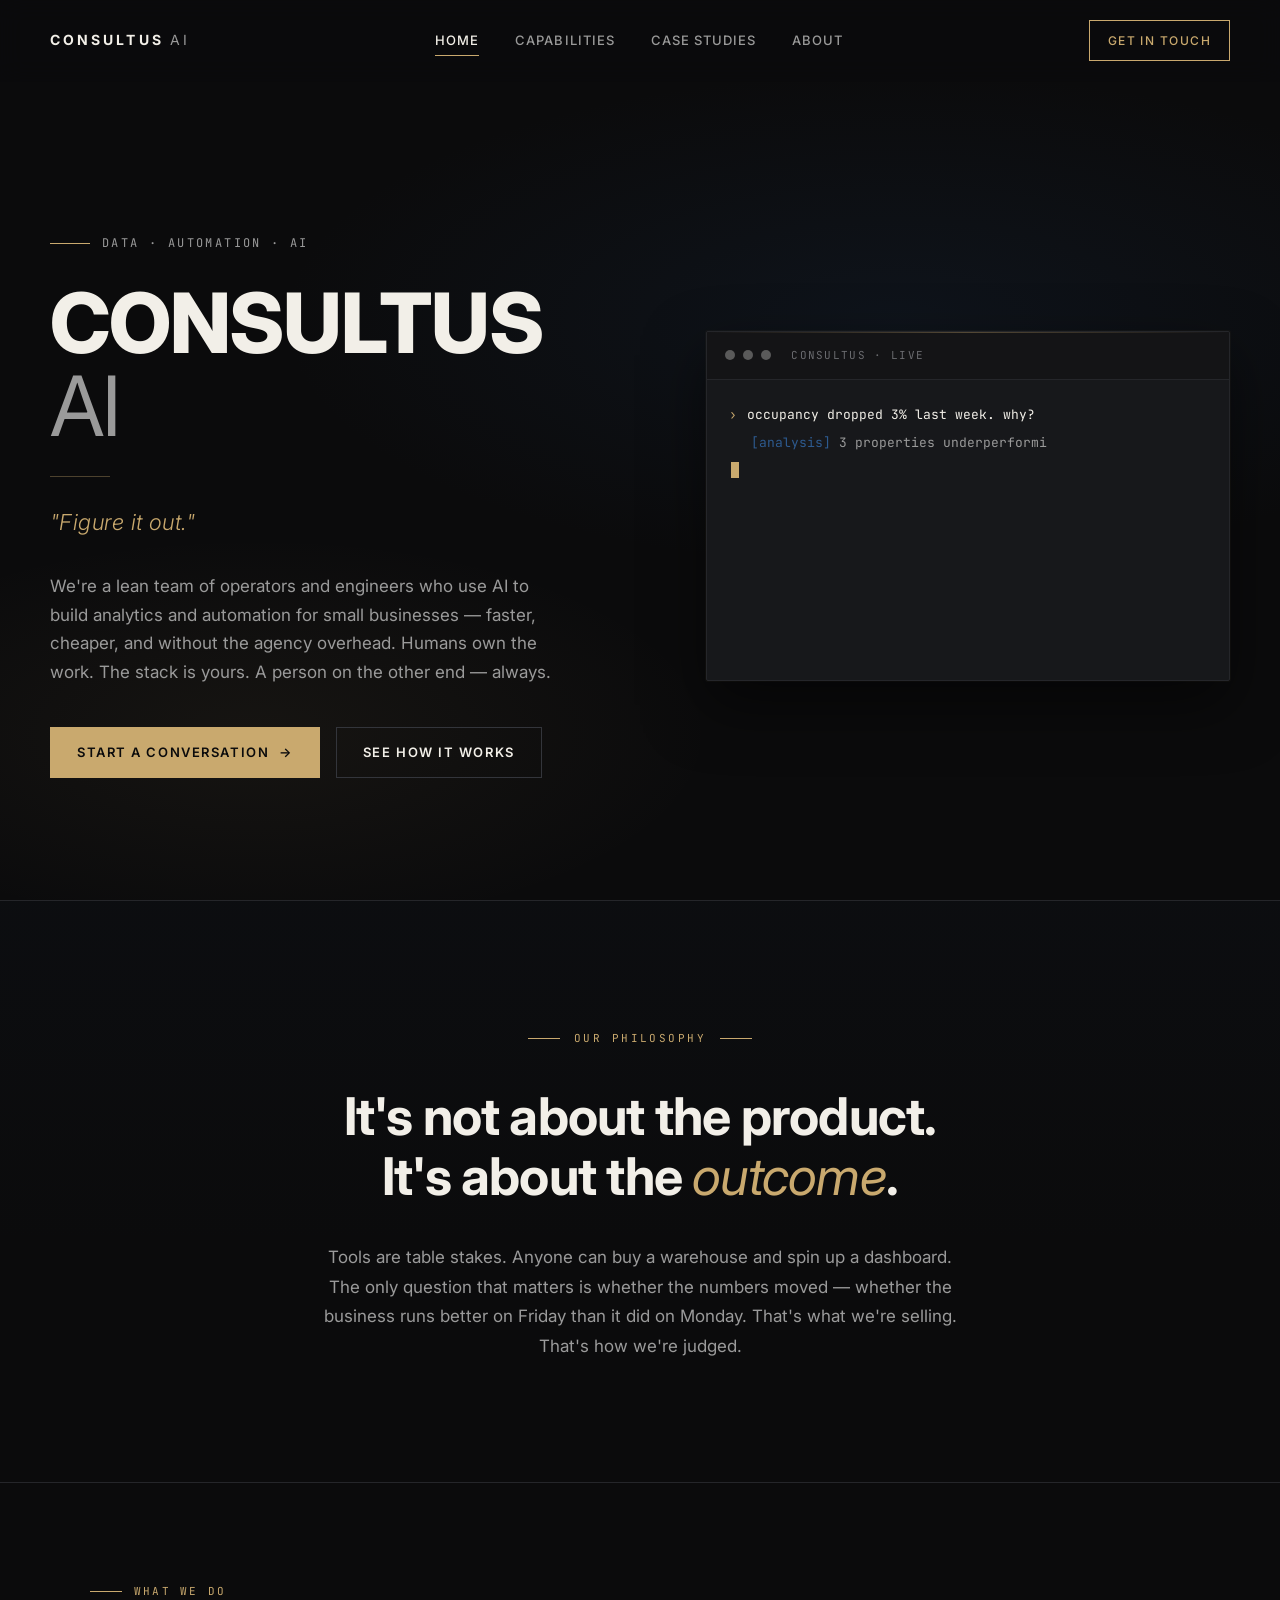
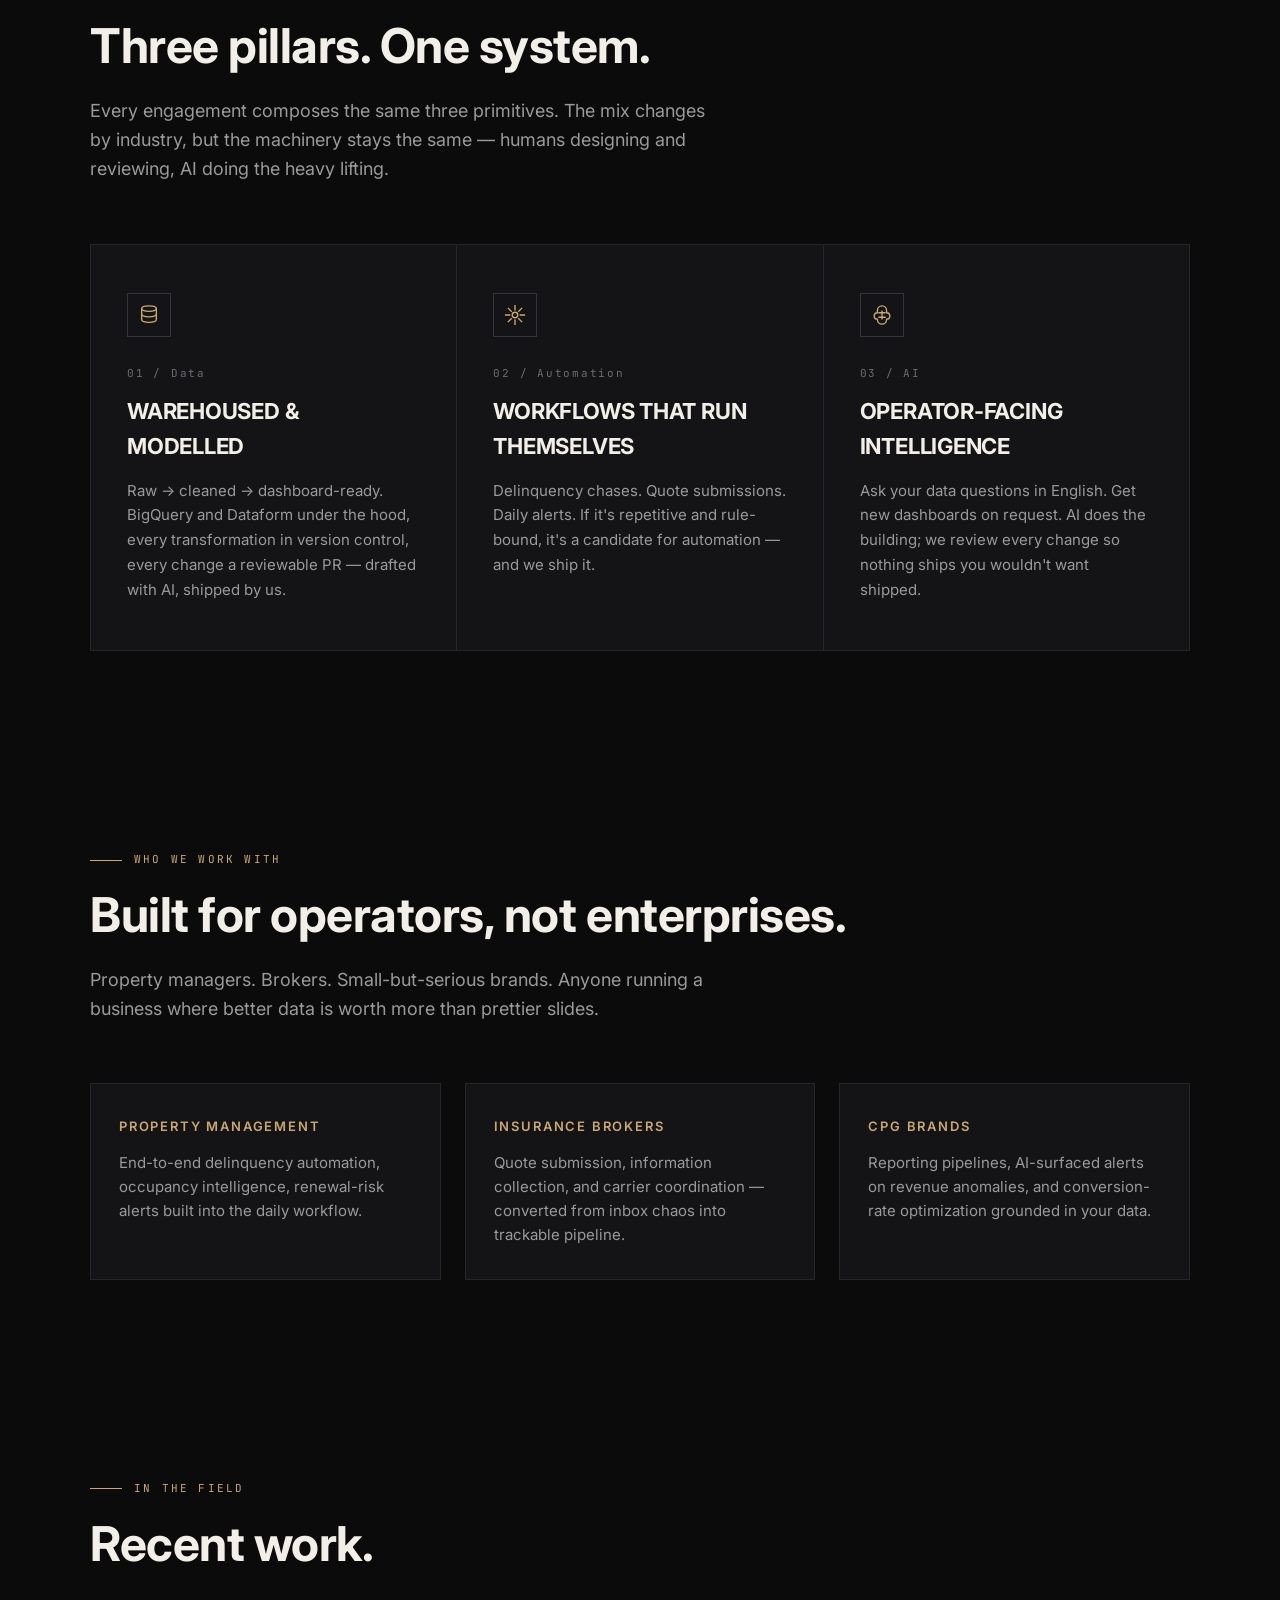
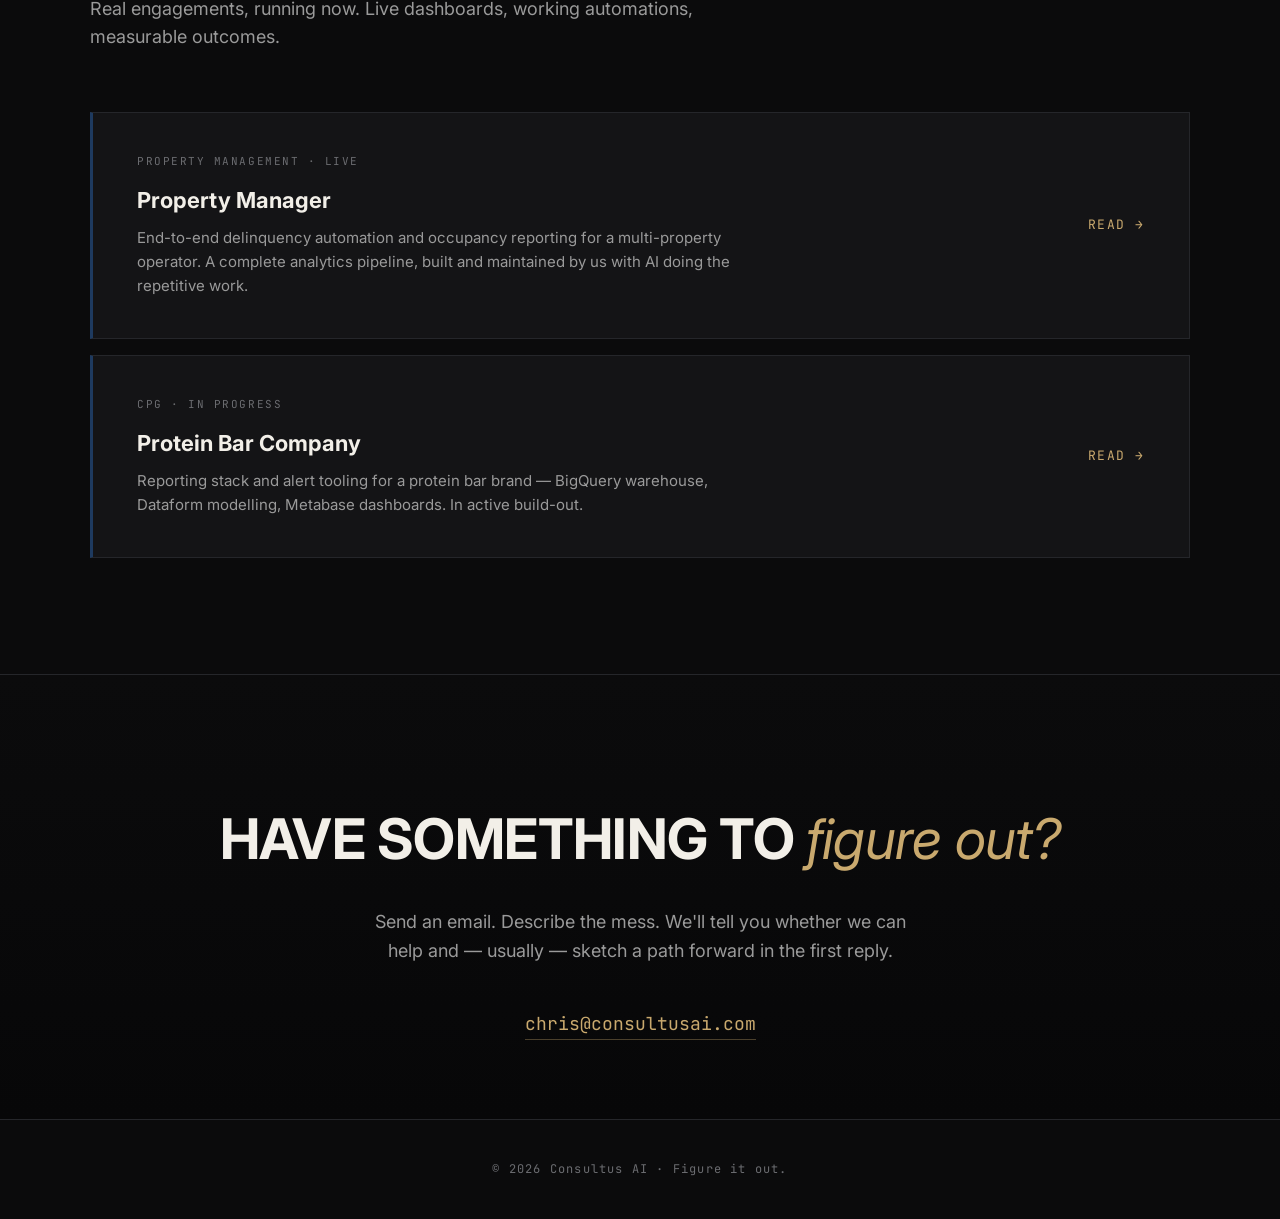
<file: index.html>
<!doctype html>
<html lang="en">
<head>
  <meta charset="utf-8" />
  <meta name="viewport" content="width=device-width,initial-scale=1" />
  <title>Consultus AI — Figure it out.</title>
  <meta name="description" content="Human-led, AI-enabled analytics and automation for operators. Data pipelines, dashboards, and workflows we build, maintain, and explain — with AI as the force multiplier." />
  <meta property="og:title" content="Consultus AI — Figure it out." />
  <meta property="og:description" content="Human-led, AI-enabled analytics and automation for operators." />
  <meta property="og:type" content="website" />
  <link rel="preconnect" href="https://fonts.googleapis.com" />
  <link rel="preconnect" href="https://fonts.gstatic.com" crossorigin />
  <link href="https://fonts.googleapis.com/css2?family=Inter:wght@300;400;500;600;700;800&family=JetBrains+Mono:wght@400;500&display=swap" rel="stylesheet" />
  <link rel="stylesheet" href="styles.css" />
</head>
<body>
  <header class="site-header">
    <nav class="nav">
      <a href="/" class="logo">Consultus<span class="ai">AI</span></a>
      <ul class="nav-links">
        <li><a href="/" class="active">Home</a></li>
        <li><a href="/capabilities.html">Capabilities</a></li>
        <li><a href="/case-studies.html">Case Studies</a></li>
        <li><a href="/about.html">About</a></li>
      </ul>
      <a href="mailto:chris@consultusai.com" class="nav-cta">Get in touch</a>
      <button class="nav-toggle" aria-label="Open menu" aria-expanded="false" aria-controls="mobile-menu">
        <span></span><span></span><span></span>
      </button>
    </nav>
  </header>

  <div class="mobile-menu" id="mobile-menu" aria-hidden="true">
    <a href="/" class="mobile-link active"><span class="hint">01</span>Home</a>
    <a href="/capabilities.html" class="mobile-link"><span class="hint">02</span>Capabilities</a>
    <a href="/case-studies.html" class="mobile-link"><span class="hint">03</span>Case Studies</a>
    <a href="/about.html" class="mobile-link"><span class="hint">04</span>About</a>
    <a href="mailto:chris@consultusai.com" class="mobile-cta">Get in touch →</a>
    <div class="mobile-motto">Figure it out.</div>
  </div>

  <main>
    <section class="hero">
      <div class="hero-bg"></div>
      <div class="hero-inner">
        <div>
          <div class="hero-eyebrow">Data · Automation · AI</div>
          <h1 class="hero-title">Consultus <span class="ai-mark">AI</span></h1>
          <div class="hero-divider"></div>
          <div class="hero-motto">"Figure it out."</div>
          <p class="hero-copy">
            We're a lean team of operators and engineers who use AI to build
            analytics and automation for small businesses — faster, cheaper,
            and without the agency overhead. Humans own the work. The stack
            is yours. A person on the other end — always.
          </p>
          <div class="hero-ctas">
            <a href="mailto:chris@consultusai.com" class="btn btn-primary">
              Start a conversation <span class="btn-arrow">→</span>
            </a>
            <a href="/capabilities.html" class="btn btn-ghost">See how it works</a>
          </div>
        </div>

        <div class="terminal">
          <div class="terminal-header">
            <span class="dot" style="background:#5a5a5a"></span>
            <span class="dot" style="background:#5a5a5a"></span>
            <span class="dot" style="background:#5a5a5a"></span>
            <span class="title">consultus · live</span>
          </div>
          <div class="terminal-body" id="terminal-body"></div>
        </div>
      </div>
    </section>

    <section class="philosophy reveal">
      <div class="philosophy-inner">
        <div class="philosophy-eyebrow">Our philosophy</div>
        <blockquote>
          It's not about the product.<br>
          It's about the <span class="outcome">outcome</span>.
        </blockquote>
        <p>
          Tools are table stakes. Anyone can buy a warehouse and spin up a
          dashboard. The only question that matters is whether the numbers
          moved — whether the business runs better on Friday than it did on
          Monday. That's what we're selling. That's how we're judged.
        </p>
      </div>
    </section>

    <section class="section reveal">
      <div class="section-eyebrow">What we do</div>
      <h2 class="section-title">Three pillars. One system.</h2>
      <p class="section-lead">
        Every engagement composes the same three primitives. The mix changes by
        industry, but the machinery stays the same — humans designing and
        reviewing, AI doing the heavy lifting.
      </p>

      <div class="pillars">
        <div class="pillar">
          <div class="pillar-icon">
            <svg viewBox="0 0 24 24"><ellipse cx="12" cy="5" rx="8" ry="3"/><path d="M4 5v6c0 1.66 3.58 3 8 3s8-1.34 8-3V5"/><path d="M4 11v6c0 1.66 3.58 3 8 3s8-1.34 8-3v-6"/></svg>
          </div>
          <div class="pillar-number">01 / Data</div>
          <h3 class="pillar-title">Warehoused &amp; modelled</h3>
          <p class="pillar-copy">
            Raw → cleaned → dashboard-ready. BigQuery and Dataform under the hood,
            every transformation in version control, every change a reviewable PR
            — drafted with AI, shipped by us.
          </p>
        </div>

        <div class="pillar">
          <div class="pillar-icon">
            <svg viewBox="0 0 24 24"><circle cx="12" cy="12" r="3"/><path d="M12 1v6M12 17v6M4.22 4.22l4.24 4.24M15.54 15.54l4.24 4.24M1 12h6M17 12h6M4.22 19.78l4.24-4.24M15.54 8.46l4.24-4.24"/></svg>
          </div>
          <div class="pillar-number">02 / Automation</div>
          <h3 class="pillar-title">Workflows that run themselves</h3>
          <p class="pillar-copy">
            Delinquency chases. Quote submissions. Daily alerts. If it's repetitive
            and rule-bound, it's a candidate for automation — and we ship it.
          </p>
        </div>

        <div class="pillar">
          <div class="pillar-icon">
            <svg viewBox="0 0 24 24"><path d="M12 2a5 5 0 0 0-5 5v2.5a3.5 3.5 0 0 0 0 7V17a5 5 0 0 0 10 0v-.5a3.5 3.5 0 0 0 0-7V7a5 5 0 0 0-5-5z"/><path d="M12 7v10M8 9.5h8M8 14.5h8"/></svg>
          </div>
          <div class="pillar-number">03 / AI</div>
          <h3 class="pillar-title">Operator-facing intelligence</h3>
          <p class="pillar-copy">
            Ask your data questions in English. Get new dashboards on request.
            AI does the building; we review every change so nothing ships
            you wouldn't want shipped.
          </p>
        </div>
      </div>
    </section>

    <section class="section reveal">
      <div class="section-eyebrow">Who we work with</div>
      <h2 class="section-title">Built for operators, not enterprises.</h2>
      <p class="section-lead">
        Property managers. Brokers. Small-but-serious brands. Anyone running
        a business where better data is worth more than prettier slides.
      </p>

      <div class="industries">
        <div class="industry-card">
          <h4>Property Management</h4>
          <p>End-to-end delinquency automation, occupancy intelligence, renewal-risk alerts built into the daily workflow.</p>
        </div>
        <div class="industry-card">
          <h4>Insurance Brokers</h4>
          <p>Quote submission, information collection, and carrier coordination — converted from inbox chaos into trackable pipeline.</p>
        </div>
        <div class="industry-card">
          <h4>CPG Brands</h4>
          <p>Reporting pipelines, AI-surfaced alerts on revenue anomalies, and conversion-rate optimization grounded in your data.</p>
        </div>
      </div>
    </section>

    <section class="section reveal">
      <div class="section-eyebrow">In the field</div>
      <h2 class="section-title">Recent work.</h2>
      <p class="section-lead">
        Real engagements, running now. Live dashboards, working automations,
        measurable outcomes.
      </p>

      <a href="/case-studies.html#property-manager" class="case-teaser" style="display:grid">
        <div>
          <div class="meta">Property Management · Live</div>
          <h3>Property Manager</h3>
          <p>End-to-end delinquency automation and occupancy reporting for a multi-property operator. A complete analytics pipeline, built and maintained by us with AI doing the repetitive work.</p>
        </div>
        <div class="arrow">READ →</div>
      </a>

      <a href="/case-studies.html#protein-bar-company" class="case-teaser" style="display:grid">
        <div>
          <div class="meta">CPG · In progress</div>
          <h3>Protein Bar Company</h3>
          <p>Reporting stack and alert tooling for a protein bar brand — BigQuery warehouse, Dataform modelling, Metabase dashboards. In active build-out.</p>
        </div>
        <div class="arrow">READ →</div>
      </a>
    </section>
  </main>

  <section class="contact">
    <div class="contact-inner">
      <h2>Have something to <span class="accent">figure out?</span></h2>
      <p>
        Send an email. Describe the mess. We'll tell you whether we can help
        and — usually — sketch a path forward in the first reply.
      </p>
      <a href="mailto:chris@consultusai.com" class="contact-email">chris@consultusai.com</a>
    </div>
  </section>

  <footer>
    © <span id="year"></span> Consultus AI · Figure it out.
  </footer>

  <script>document.getElementById("year").textContent = new Date().getFullYear();</script>
  <script src="script.js"></script>
</body>
</html>
</file>
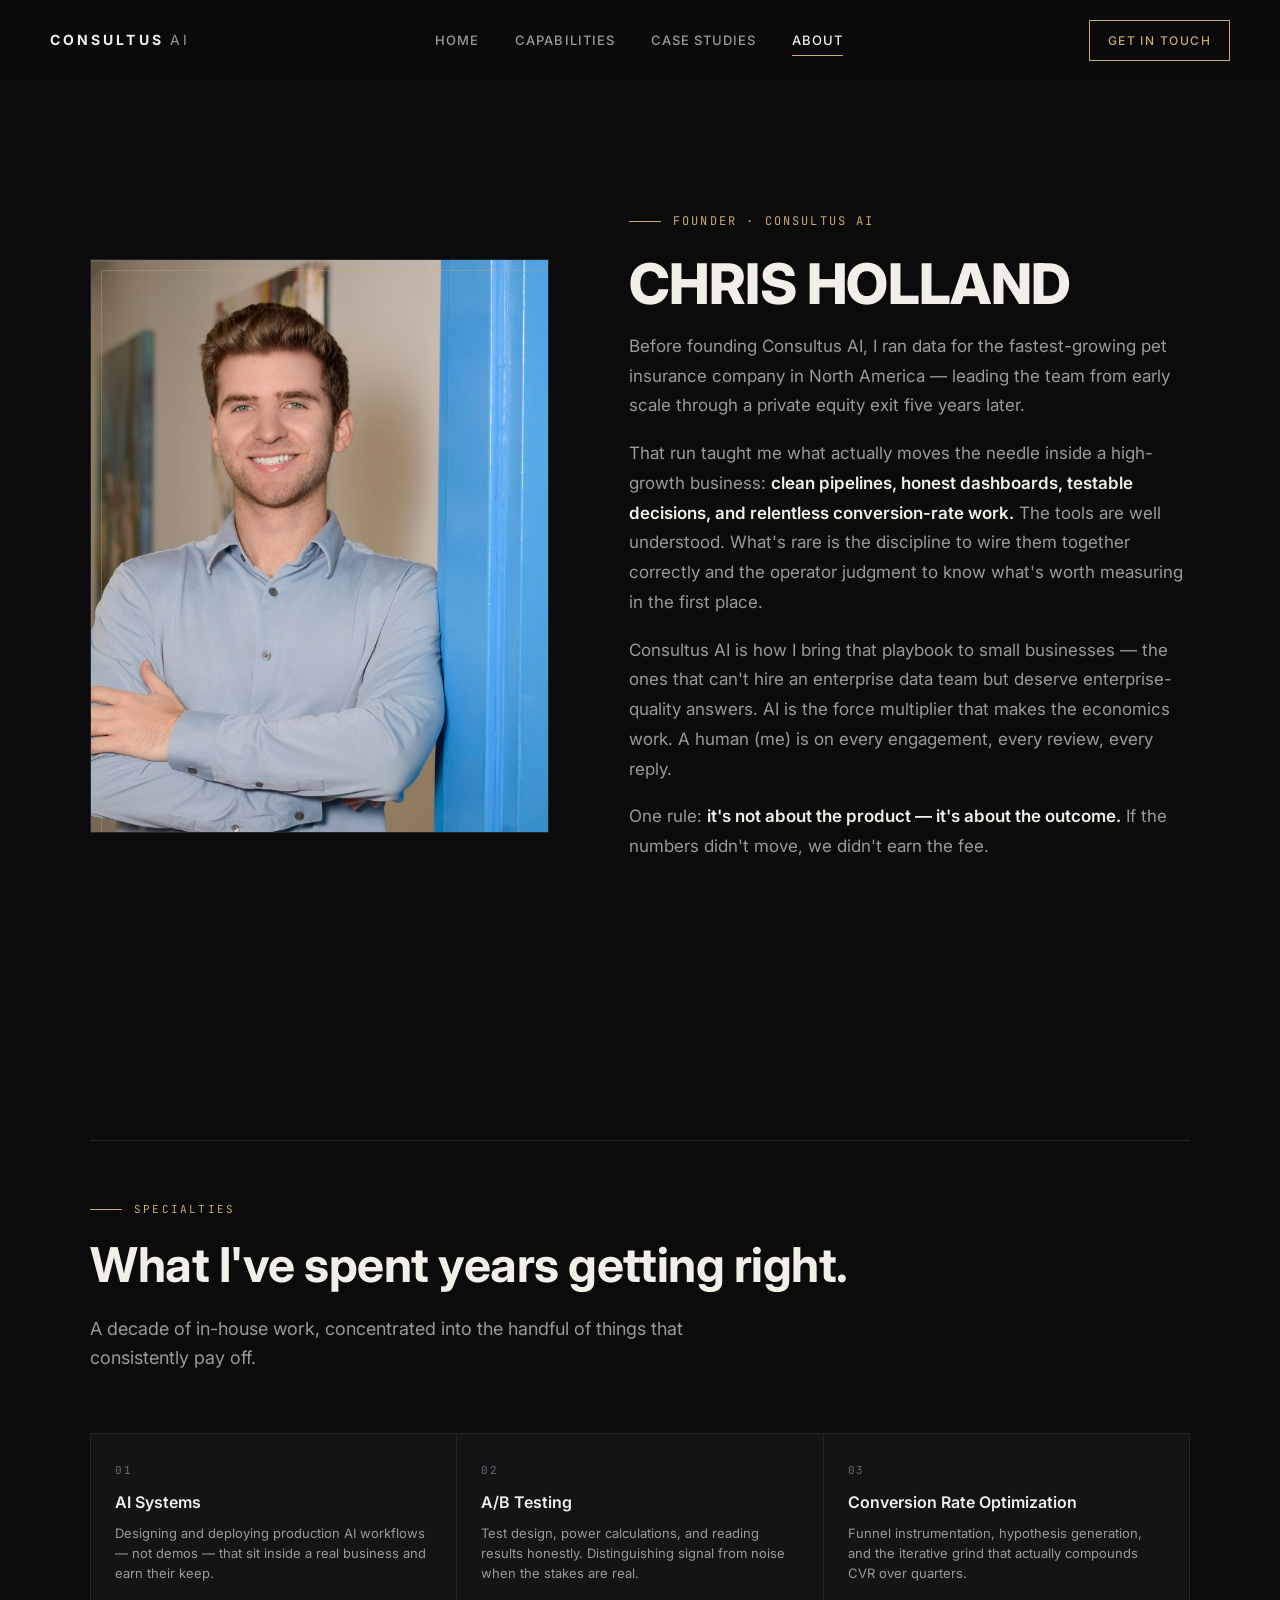
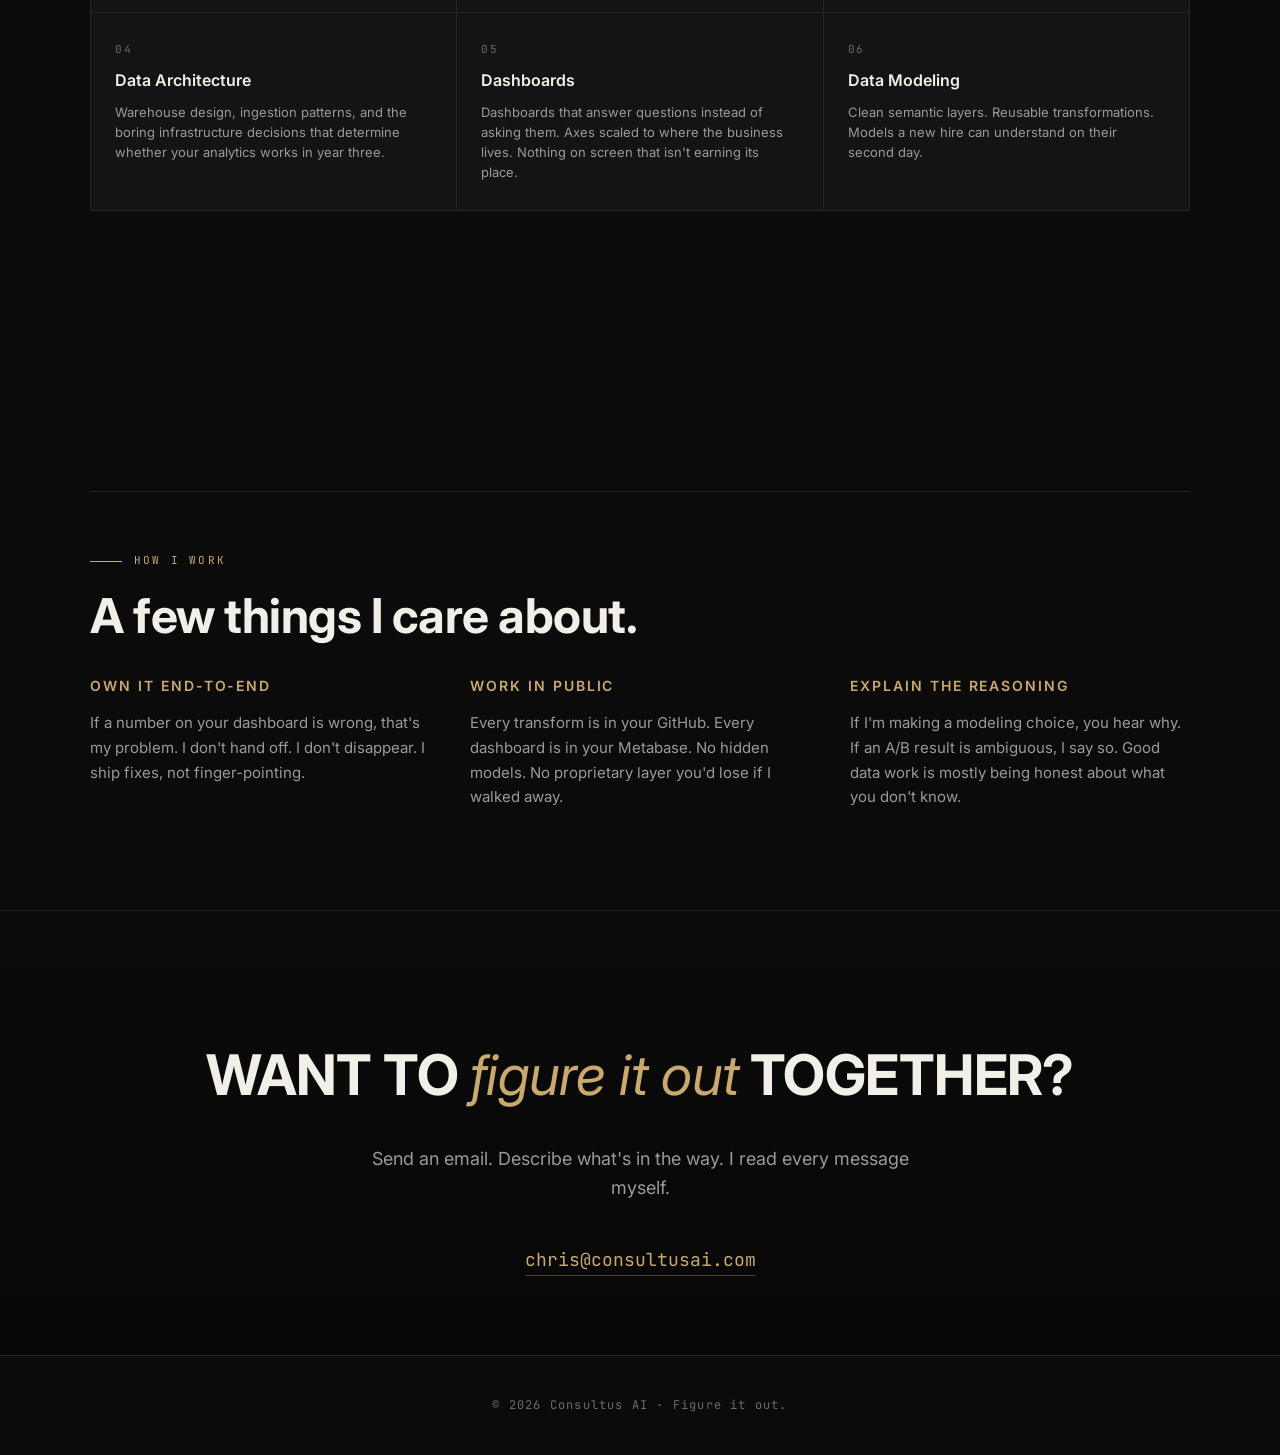
<file: about.html>
<!doctype html>
<html lang="en">
<head>
  <meta charset="utf-8" />
  <meta name="viewport" content="width=device-width,initial-scale=1" />
  <title>About — Consultus AI</title>
  <meta name="description" content="About Consultus AI — founded by Chris Holland, former Head of Data at North America's fastest-growing pet insurance company." />
  <link rel="preconnect" href="https://fonts.googleapis.com" />
  <link rel="preconnect" href="https://fonts.gstatic.com" crossorigin />
  <link href="https://fonts.googleapis.com/css2?family=Inter:wght@300;400;500;600;700;800&family=JetBrains+Mono:wght@400;500&display=swap" rel="stylesheet" />
  <link rel="stylesheet" href="styles.css" />
</head>
<body>
  <header class="site-header">
    <nav class="nav">
      <a href="/" class="logo">Consultus<span class="ai">AI</span></a>
      <ul class="nav-links">
        <li><a href="/">Home</a></li>
        <li><a href="/capabilities.html">Capabilities</a></li>
        <li><a href="/case-studies.html">Case Studies</a></li>
        <li><a href="/about.html" class="active">About</a></li>
      </ul>
      <a href="mailto:chris@consultusai.com" class="nav-cta">Get in touch</a>
      <button class="nav-toggle" aria-label="Open menu" aria-expanded="false" aria-controls="mobile-menu">
        <span></span><span></span><span></span>
      </button>
    </nav>
  </header>

  <div class="mobile-menu" id="mobile-menu" aria-hidden="true">
    <a href="/" class="mobile-link"><span class="hint">01</span>Home</a>
    <a href="/capabilities.html" class="mobile-link"><span class="hint">02</span>Capabilities</a>
    <a href="/case-studies.html" class="mobile-link"><span class="hint">03</span>Case Studies</a>
    <a href="/about.html" class="mobile-link active"><span class="hint">04</span>About</a>
    <a href="mailto:chris@consultusai.com" class="mobile-cta">Get in touch →</a>
    <div class="mobile-motto">Figure it out.</div>
  </div>

  <main>
    <section class="about-hero">
      <div class="about-photo">
        <img src="/images/chris.jpg" alt="Chris Holland, founder of Consultus AI" />
      </div>

      <div class="about-bio">
        <div class="role">Founder · Consultus AI</div>
        <h1>Chris Holland</h1>
        <p>
          Before founding Consultus AI, I ran data for the fastest-growing pet
          insurance company in North America — leading the team from early
          scale through a private equity exit five years later.
        </p>
        <p>
          That run taught me what actually moves the needle inside a
          high-growth business: <strong>clean pipelines, honest dashboards,
          testable decisions, and relentless conversion-rate work.</strong>
          The tools are well understood. What's rare is the discipline to
          wire them together correctly and the operator judgment to know
          what's worth measuring in the first place.
        </p>
        <p>
          Consultus AI is how I bring that playbook to small businesses —
          the ones that can't hire an enterprise data team but deserve
          enterprise-quality answers. AI is the force multiplier that makes
          the economics work. A human (me) is on every engagement, every
          review, every reply.
        </p>
        <p>
          One rule: <strong>it's not about the product — it's about the
          outcome.</strong> If the numbers didn't move, we didn't earn the fee.
        </p>
      </div>
    </section>

    <section class="section reveal">
      <div class="specialties">
        <div class="section-eyebrow">Specialties</div>
        <h2 class="section-title">What I've spent years getting right.</h2>
        <p class="section-lead">
          A decade of in-house work, concentrated into the handful of things
          that consistently pay off.
        </p>

        <div class="specialties-grid">
          <div class="specialty">
            <div class="num">01</div>
            <h4>AI Systems</h4>
            <p>Designing and deploying production AI workflows — not demos — that sit inside a real business and earn their keep.</p>
          </div>
          <div class="specialty">
            <div class="num">02</div>
            <h4>A/B Testing</h4>
            <p>Test design, power calculations, and reading results honestly. Distinguishing signal from noise when the stakes are real.</p>
          </div>
          <div class="specialty">
            <div class="num">03</div>
            <h4>Conversion Rate Optimization</h4>
            <p>Funnel instrumentation, hypothesis generation, and the iterative grind that actually compounds CVR over quarters.</p>
          </div>
          <div class="specialty">
            <div class="num">04</div>
            <h4>Data Architecture</h4>
            <p>Warehouse design, ingestion patterns, and the boring infrastructure decisions that determine whether your analytics works in year three.</p>
          </div>
          <div class="specialty">
            <div class="num">05</div>
            <h4>Dashboards</h4>
            <p>Dashboards that answer questions instead of asking them. Axes scaled to where the business lives. Nothing on screen that isn't earning its place.</p>
          </div>
          <div class="specialty">
            <div class="num">06</div>
            <h4>Data Modeling</h4>
            <p>Clean semantic layers. Reusable transformations. Models a new hire can understand on their second day.</p>
          </div>
        </div>
      </div>
    </section>

    <section class="section reveal">
      <div class="values">
        <div class="section-eyebrow">How I work</div>
        <h2 class="section-title">A few things I care about.</h2>

        <div class="values-grid">
          <div class="value">
            <h4>Own it end-to-end</h4>
            <p>If a number on your dashboard is wrong, that's my problem. I don't hand off. I don't disappear. I ship fixes, not finger-pointing.</p>
          </div>
          <div class="value">
            <h4>Work in public</h4>
            <p>Every transform is in your GitHub. Every dashboard is in your Metabase. No hidden models. No proprietary layer you'd lose if I walked away.</p>
          </div>
          <div class="value">
            <h4>Explain the reasoning</h4>
            <p>If I'm making a modeling choice, you hear why. If an A/B result is ambiguous, I say so. Good data work is mostly being honest about what you don't know.</p>
          </div>
        </div>
      </div>
    </section>
  </main>

  <section class="contact">
    <div class="contact-inner">
      <h2>Want to <span class="accent">figure it out</span> together?</h2>
      <p>Send an email. Describe what's in the way. I read every message myself.</p>
      <a href="mailto:chris@consultusai.com" class="contact-email">chris@consultusai.com</a>
    </div>
  </section>

  <footer>© <span id="year"></span> Consultus AI · Figure it out.</footer>

  <script>document.getElementById("year").textContent = new Date().getFullYear();</script>
  <script src="script.js"></script>
</body>
</html>
</file>
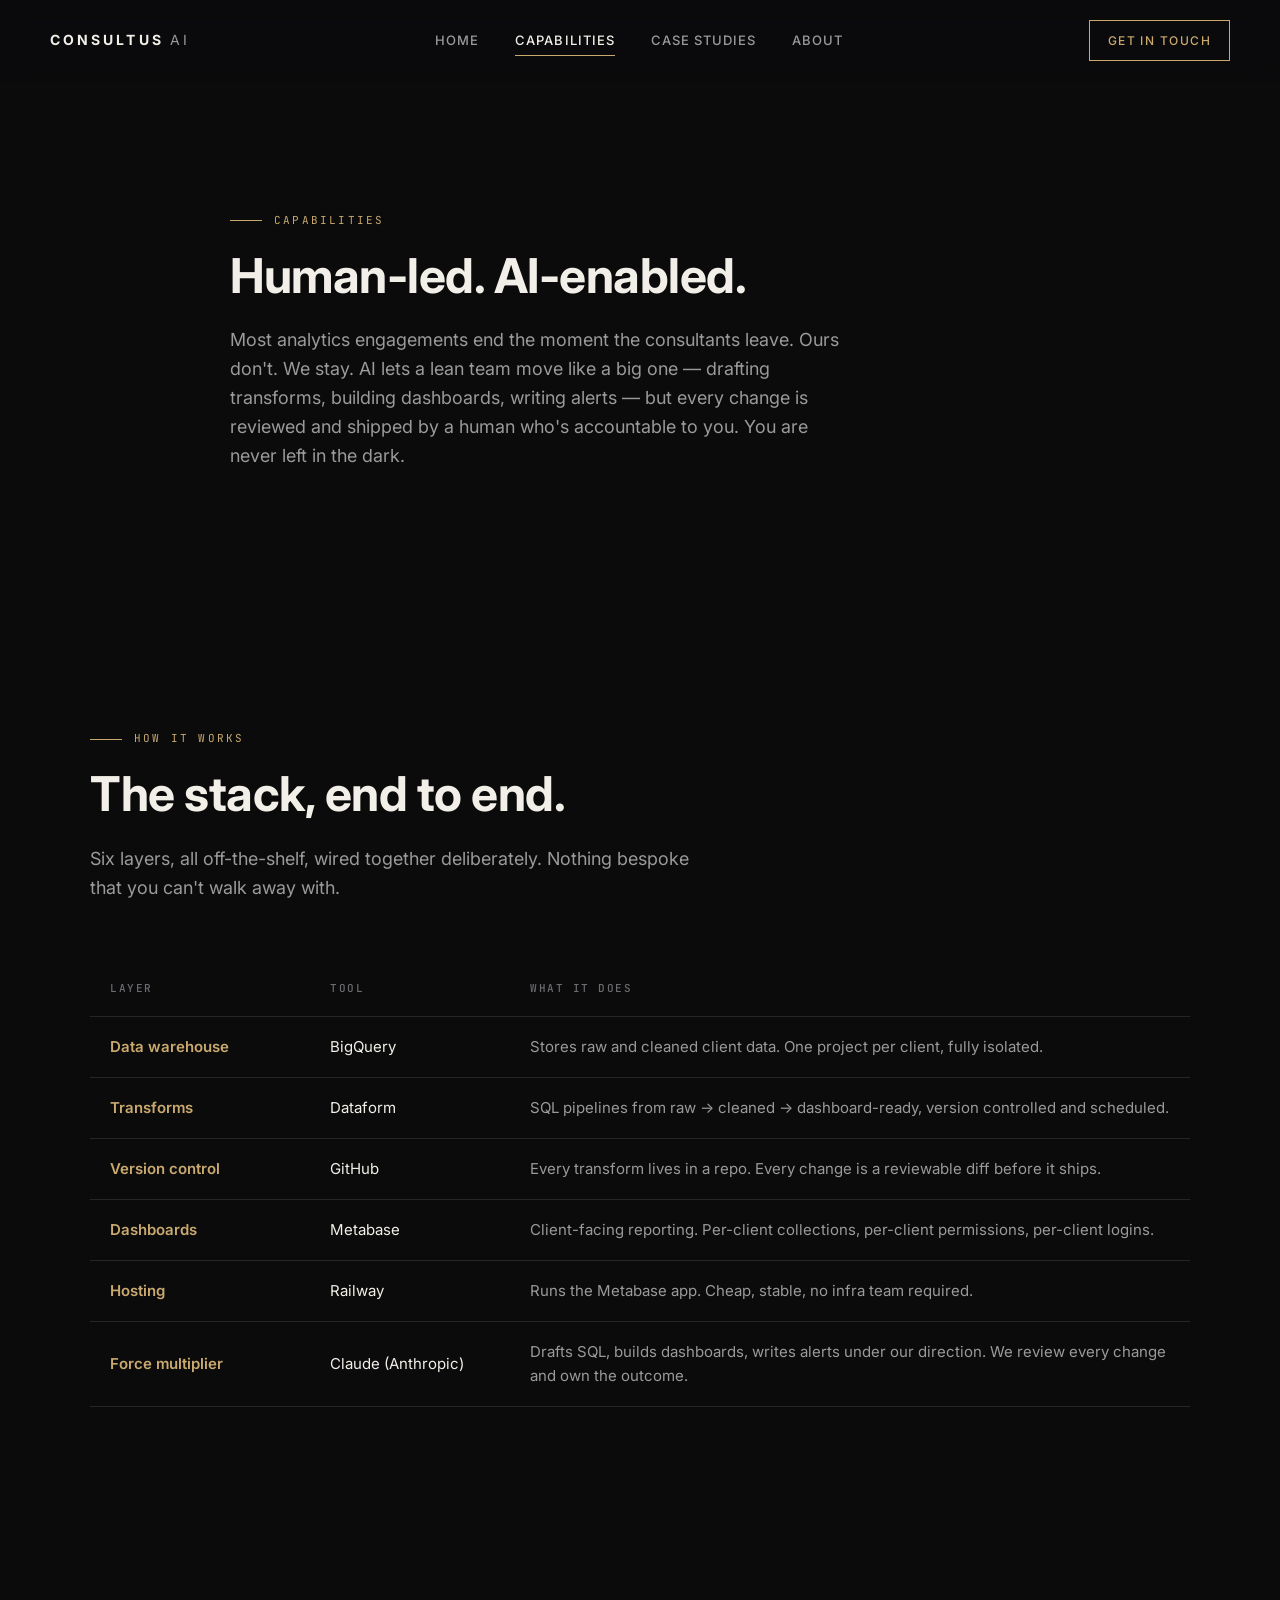
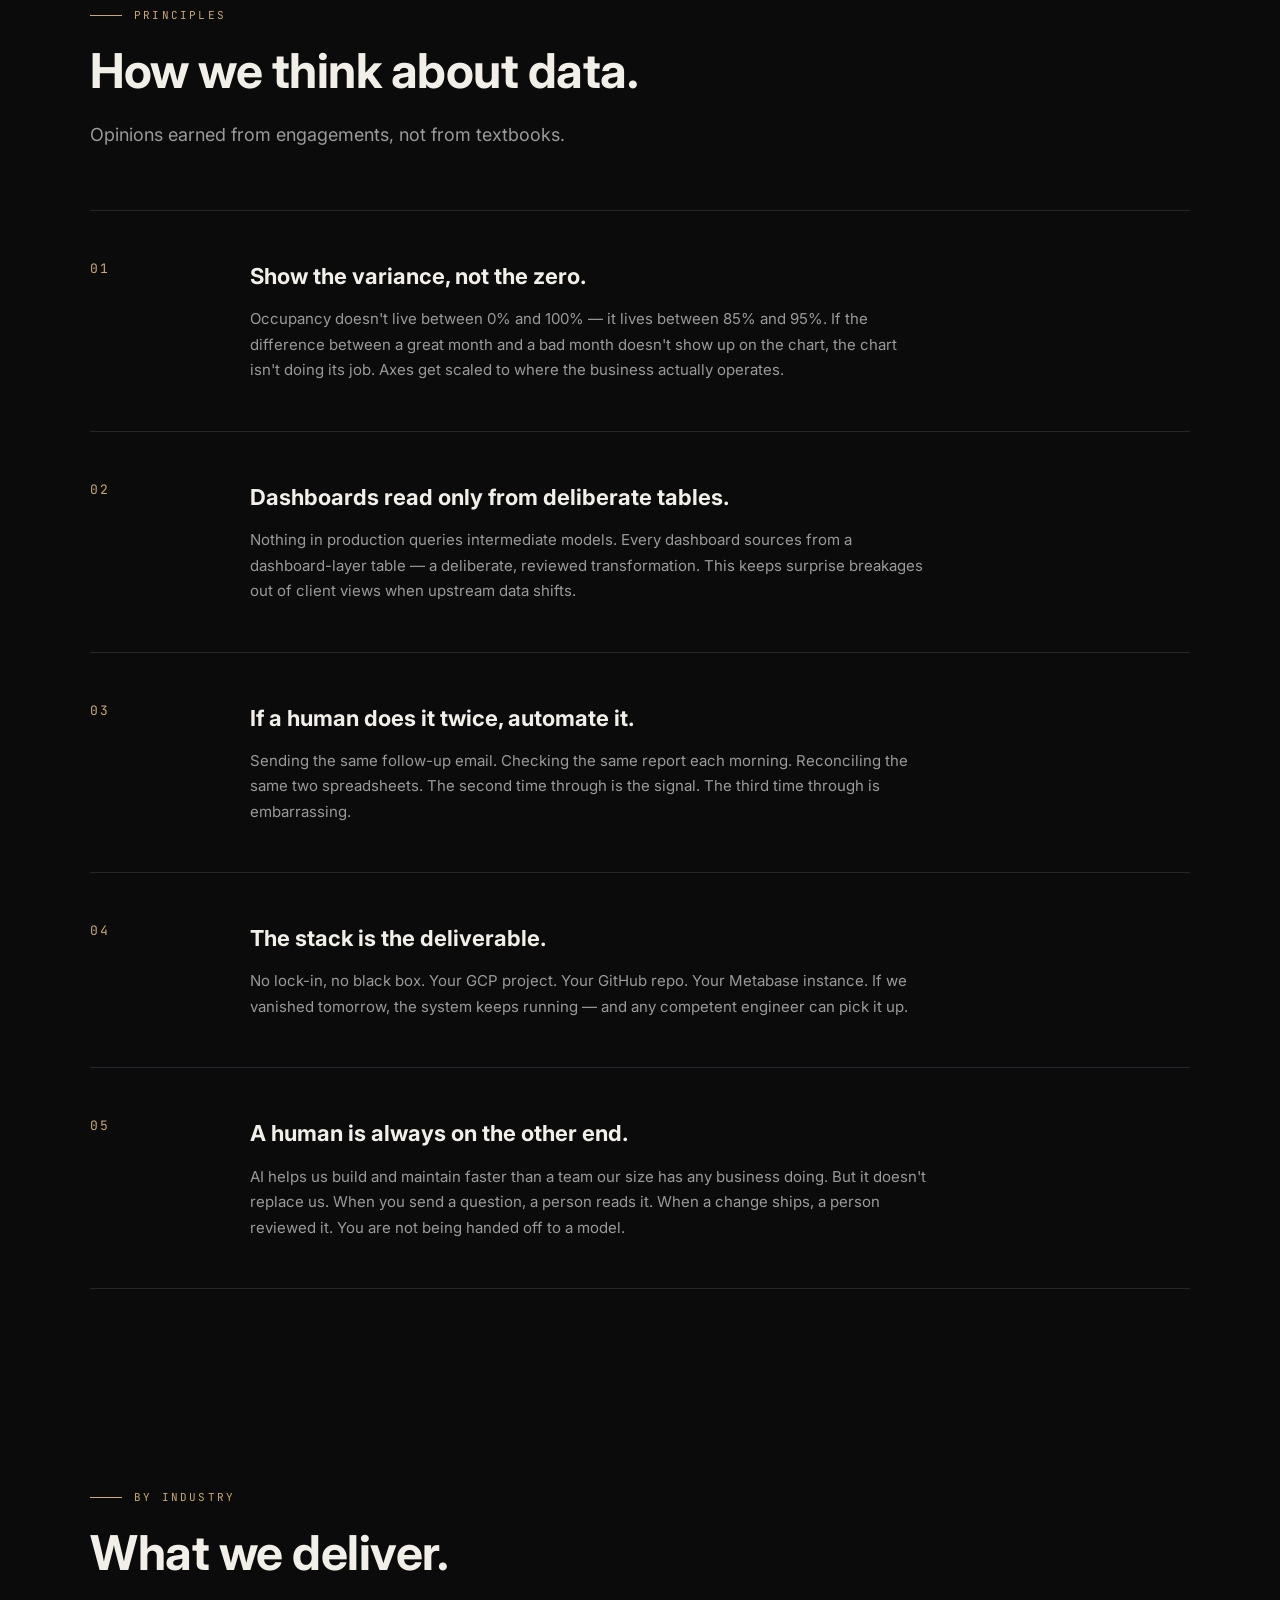
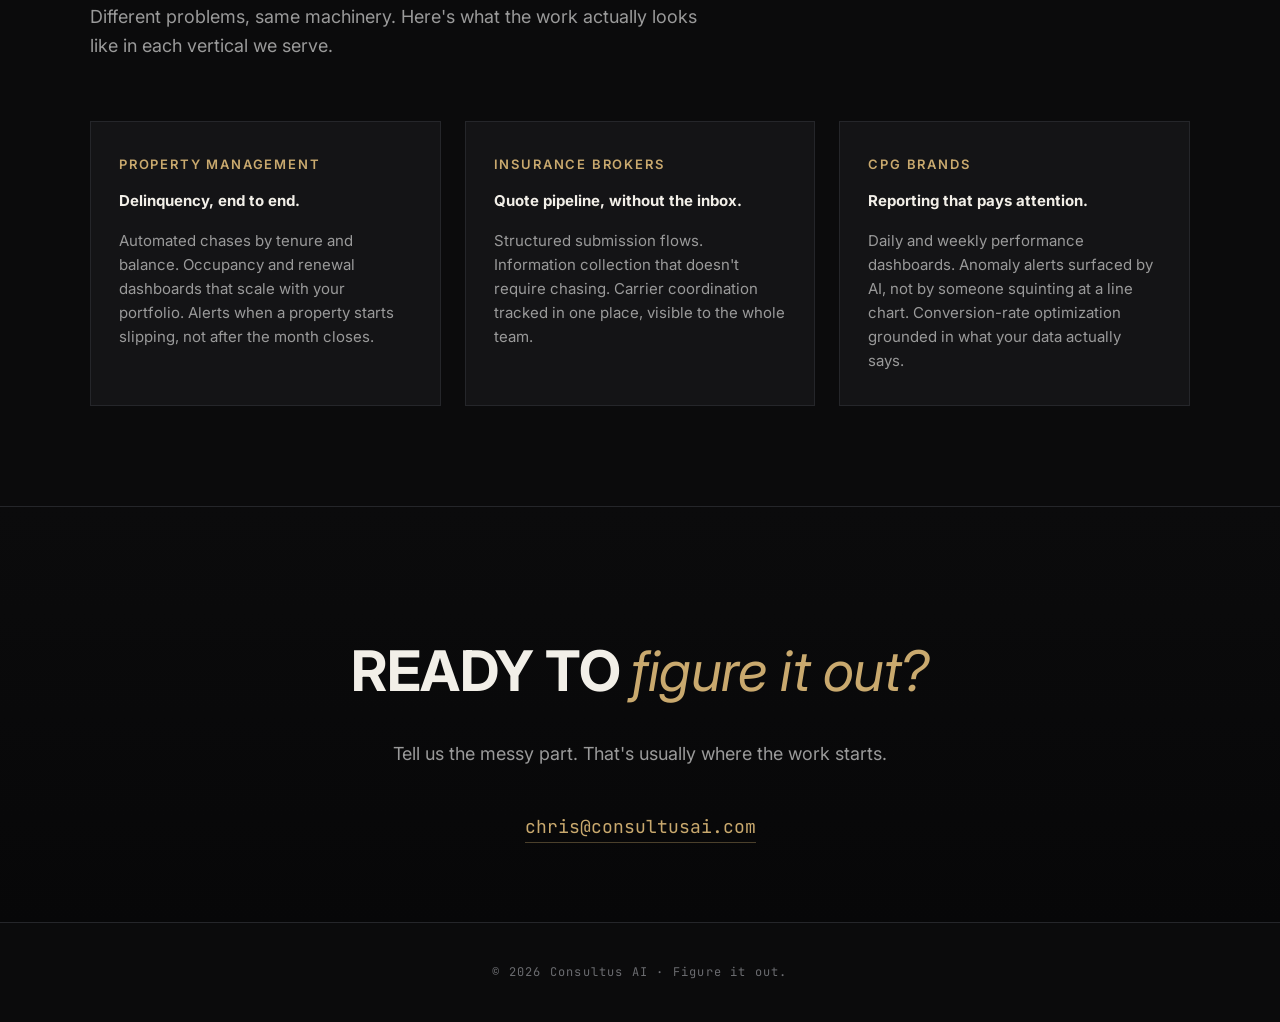
<file: capabilities.html>
<!doctype html>
<html lang="en">
<head>
  <meta charset="utf-8" />
  <meta name="viewport" content="width=device-width,initial-scale=1" />
  <title>Capabilities — Consultus AI</title>
  <meta name="description" content="How Consultus AI builds analytics and automation: BigQuery warehouses, Dataform transforms, Metabase dashboards — human-led engagements with AI doing the heavy lifting." />
  <link rel="preconnect" href="https://fonts.googleapis.com" />
  <link rel="preconnect" href="https://fonts.gstatic.com" crossorigin />
  <link href="https://fonts.googleapis.com/css2?family=Inter:wght@300;400;500;600;700;800&family=JetBrains+Mono:wght@400;500&display=swap" rel="stylesheet" />
  <link rel="stylesheet" href="styles.css" />
</head>
<body>
  <header class="site-header">
    <nav class="nav">
      <a href="/" class="logo">Consultus<span class="ai">AI</span></a>
      <ul class="nav-links">
        <li><a href="/">Home</a></li>
        <li><a href="/capabilities.html" class="active">Capabilities</a></li>
        <li><a href="/case-studies.html">Case Studies</a></li>
        <li><a href="/about.html">About</a></li>
      </ul>
      <a href="mailto:chris@consultusai.com" class="nav-cta">Get in touch</a>
      <button class="nav-toggle" aria-label="Open menu" aria-expanded="false" aria-controls="mobile-menu">
        <span></span><span></span><span></span>
      </button>
    </nav>
  </header>

  <div class="mobile-menu" id="mobile-menu" aria-hidden="true">
    <a href="/" class="mobile-link"><span class="hint">01</span>Home</a>
    <a href="/capabilities.html" class="mobile-link active"><span class="hint">02</span>Capabilities</a>
    <a href="/case-studies.html" class="mobile-link"><span class="hint">03</span>Case Studies</a>
    <a href="/about.html" class="mobile-link"><span class="hint">04</span>About</a>
    <a href="mailto:chris@consultusai.com" class="mobile-cta">Get in touch →</a>
    <div class="mobile-motto">Figure it out.</div>
  </div>

  <main>
    <section class="section section-narrow" style="padding-top:140px">
      <div class="section-eyebrow">Capabilities</div>
      <h1 class="section-title">Human-led. AI-enabled.</h1>
      <p class="section-lead">
        Most analytics engagements end the moment the consultants leave. Ours
        don't. We stay. AI lets a lean team move like a big one — drafting
        transforms, building dashboards, writing alerts — but every change
        is reviewed and shipped by a human who's accountable to you. You
        are never left in the dark.
      </p>
    </section>

    <section class="section reveal">
      <div class="section-eyebrow">How it works</div>
      <h2 class="section-title">The stack, end to end.</h2>
      <p class="section-lead">
        Six layers, all off-the-shelf, wired together deliberately. Nothing
        bespoke that you can't walk away with.
      </p>

      <table class="stack-table">
        <thead>
          <tr><th>Layer</th><th>Tool</th><th>What it does</th></tr>
        </thead>
        <tbody>
          <tr><td>Data warehouse</td><td>BigQuery</td><td>Stores raw and cleaned client data. One project per client, fully isolated.</td></tr>
          <tr><td>Transforms</td><td>Dataform</td><td>SQL pipelines from raw → cleaned → dashboard-ready, version controlled and scheduled.</td></tr>
          <tr><td>Version control</td><td>GitHub</td><td>Every transform lives in a repo. Every change is a reviewable diff before it ships.</td></tr>
          <tr><td>Dashboards</td><td>Metabase</td><td>Client-facing reporting. Per-client collections, per-client permissions, per-client logins.</td></tr>
          <tr><td>Hosting</td><td>Railway</td><td>Runs the Metabase app. Cheap, stable, no infra team required.</td></tr>
          <tr><td>Force multiplier</td><td>Claude (Anthropic)</td><td>Drafts SQL, builds dashboards, writes alerts under our direction. We review every change and own the outcome.</td></tr>
        </tbody>
      </table>
    </section>

    <section class="section reveal">
      <div class="section-eyebrow">Principles</div>
      <h2 class="section-title">How we think about data.</h2>
      <p class="section-lead">
        Opinions earned from engagements, not from textbooks.
      </p>

      <div class="principle">
        <div class="principle-num">01</div>
        <div>
          <h3>Show the variance, not the zero.</h3>
          <p>
            Occupancy doesn't live between 0% and 100% — it lives between 85% and 95%.
            If the difference between a great month and a bad month doesn't show up on
            the chart, the chart isn't doing its job. Axes get scaled to where the
            business actually operates.
          </p>
        </div>
      </div>

      <div class="principle">
        <div class="principle-num">02</div>
        <div>
          <h3>Dashboards read only from deliberate tables.</h3>
          <p>
            Nothing in production queries intermediate models. Every dashboard sources
            from a dashboard-layer table — a deliberate, reviewed transformation.
            This keeps surprise breakages out of client views when upstream data shifts.
          </p>
        </div>
      </div>

      <div class="principle">
        <div class="principle-num">03</div>
        <div>
          <h3>If a human does it twice, automate it.</h3>
          <p>
            Sending the same follow-up email. Checking the same report each morning.
            Reconciling the same two spreadsheets. The second time through is the signal.
            The third time through is embarrassing.
          </p>
        </div>
      </div>

      <div class="principle">
        <div class="principle-num">04</div>
        <div>
          <h3>The stack is the deliverable.</h3>
          <p>
            No lock-in, no black box. Your GCP project. Your GitHub repo. Your Metabase
            instance. If we vanished tomorrow, the system keeps running — and any
            competent engineer can pick it up.
          </p>
        </div>
      </div>

      <div class="principle">
        <div class="principle-num">05</div>
        <div>
          <h3>A human is always on the other end.</h3>
          <p>
            AI helps us build and maintain faster than a team our size has any
            business doing. But it doesn't replace us. When you send a question,
            a person reads it. When a change ships, a person reviewed it. You
            are not being handed off to a model.
          </p>
        </div>
      </div>
    </section>

    <section class="section reveal">
      <div class="section-eyebrow">By industry</div>
      <h2 class="section-title">What we deliver.</h2>
      <p class="section-lead">
        Different problems, same machinery. Here's what the work actually looks like
        in each vertical we serve.
      </p>

      <div class="industries">
        <div class="industry-card">
          <h4>Property Management</h4>
          <p style="margin-bottom:16px"><strong style="color:var(--text)">Delinquency, end to end.</strong></p>
          <p>Automated chases by tenure and balance. Occupancy and renewal dashboards that scale with your portfolio. Alerts when a property starts slipping, not after the month closes.</p>
        </div>
        <div class="industry-card">
          <h4>Insurance Brokers</h4>
          <p style="margin-bottom:16px"><strong style="color:var(--text)">Quote pipeline, without the inbox.</strong></p>
          <p>Structured submission flows. Information collection that doesn't require chasing. Carrier coordination tracked in one place, visible to the whole team.</p>
        </div>
        <div class="industry-card">
          <h4>CPG Brands</h4>
          <p style="margin-bottom:16px"><strong style="color:var(--text)">Reporting that pays attention.</strong></p>
          <p>Daily and weekly performance dashboards. Anomaly alerts surfaced by AI, not by someone squinting at a line chart. Conversion-rate optimization grounded in what your data actually says.</p>
        </div>
      </div>
    </section>
  </main>

  <section class="contact">
    <div class="contact-inner">
      <h2>Ready to <span class="accent">figure it out?</span></h2>
      <p>Tell us the messy part. That's usually where the work starts.</p>
      <a href="mailto:chris@consultusai.com" class="contact-email">chris@consultusai.com</a>
    </div>
  </section>

  <footer>© <span id="year"></span> Consultus AI · Figure it out.</footer>

  <script>document.getElementById("year").textContent = new Date().getFullYear();</script>
  <script src="script.js"></script>
</body>
</html>
</file>
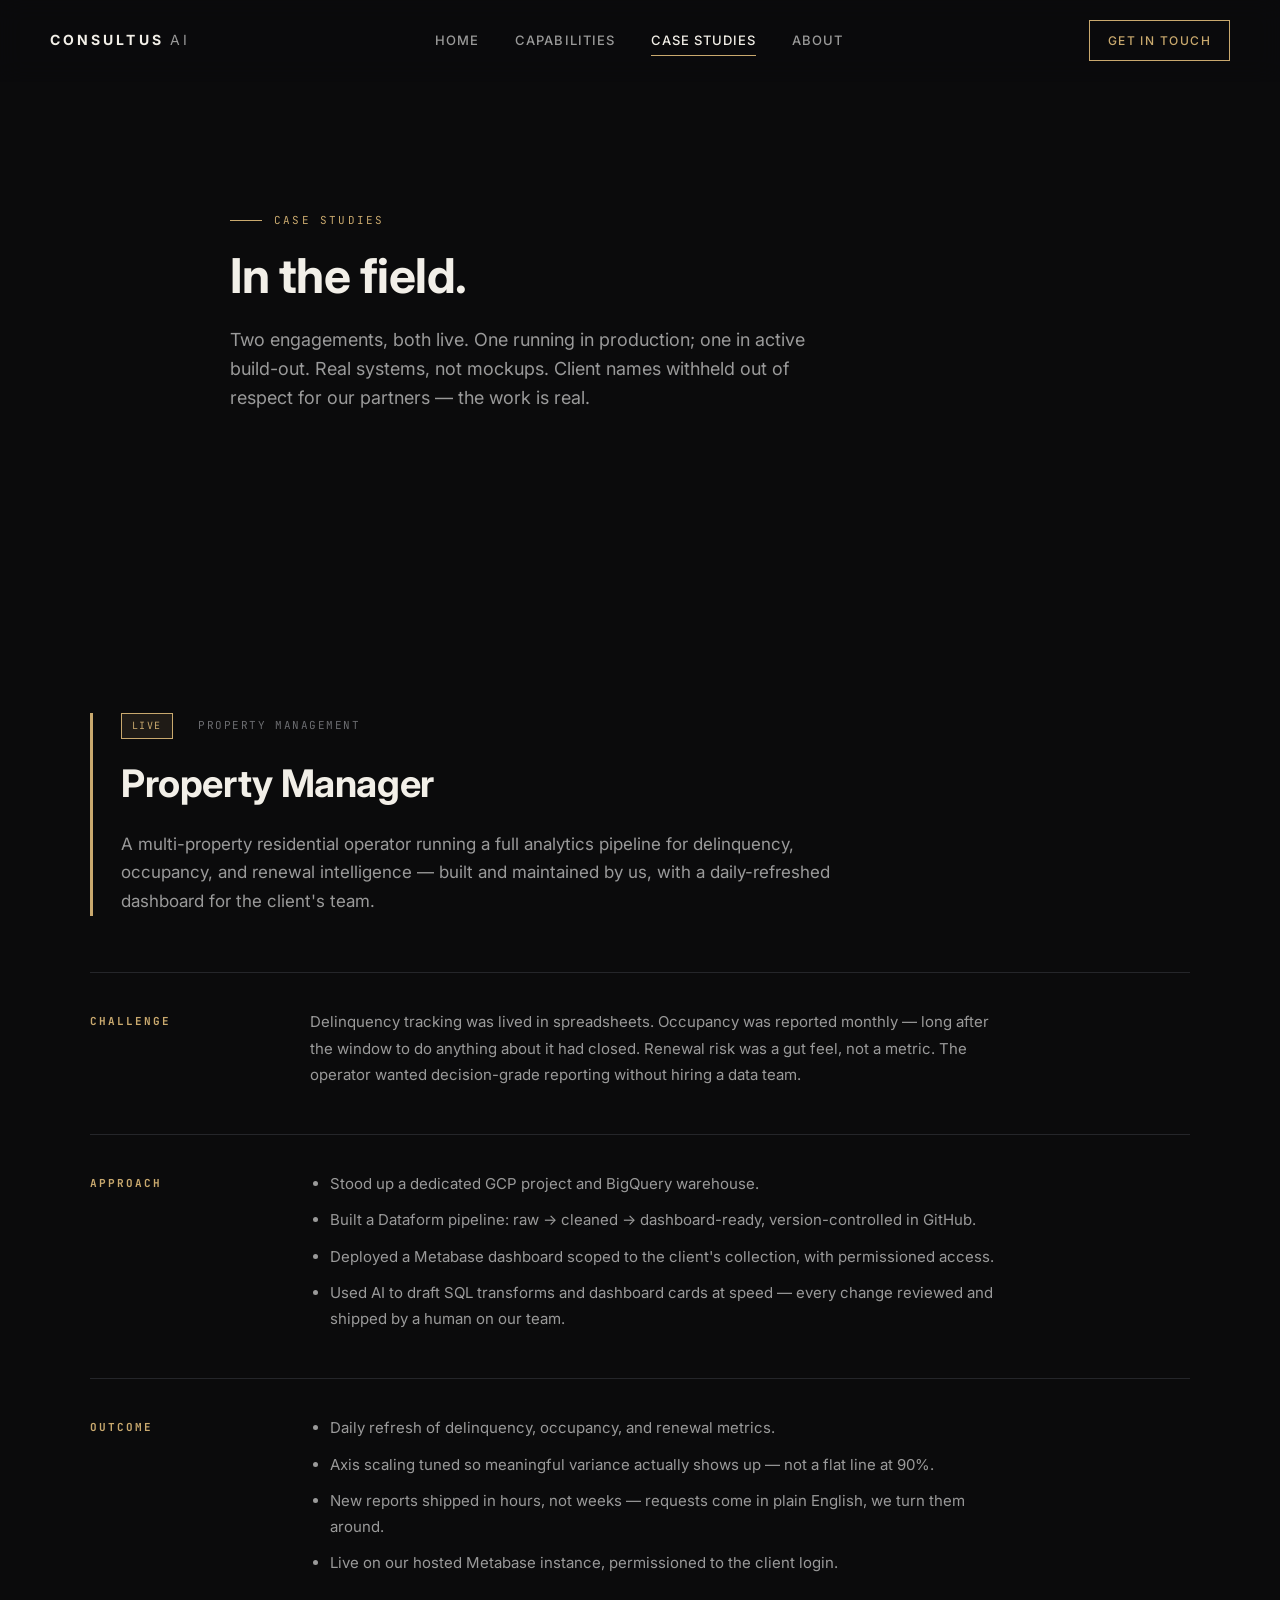
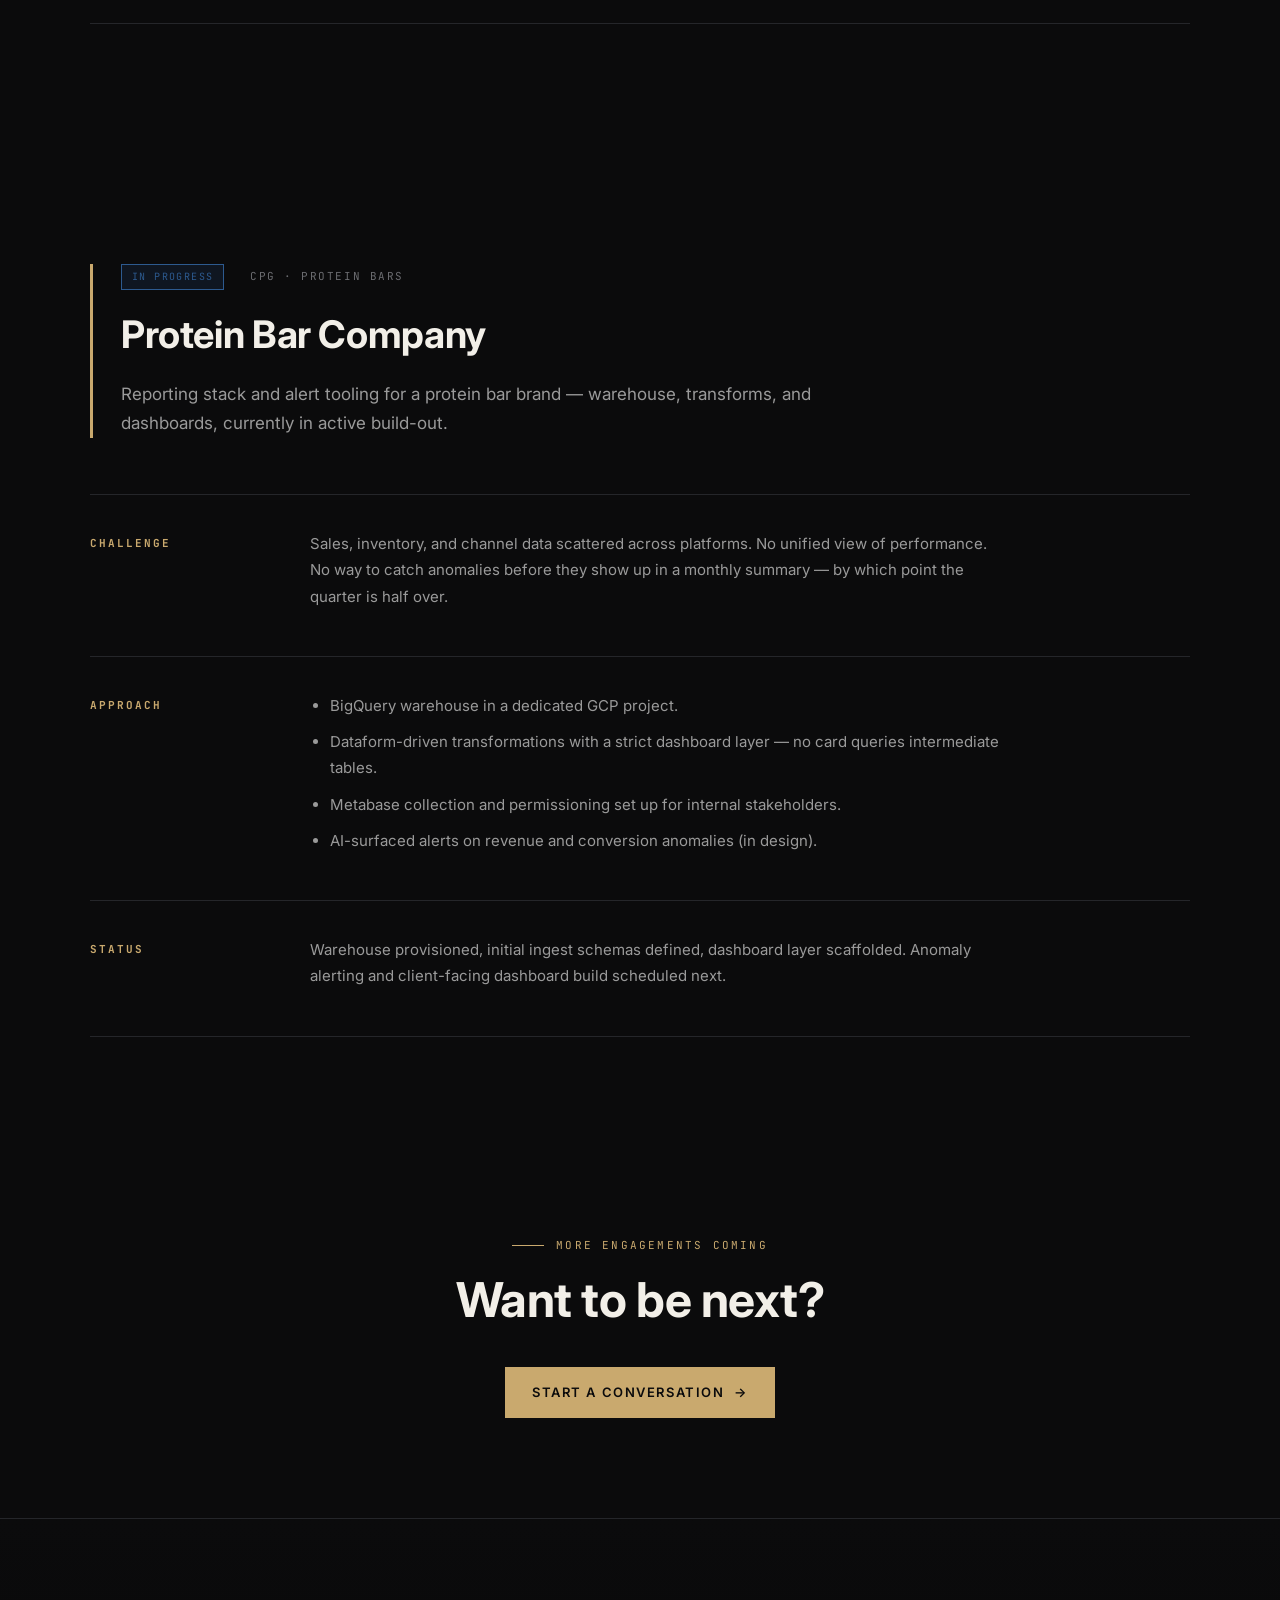
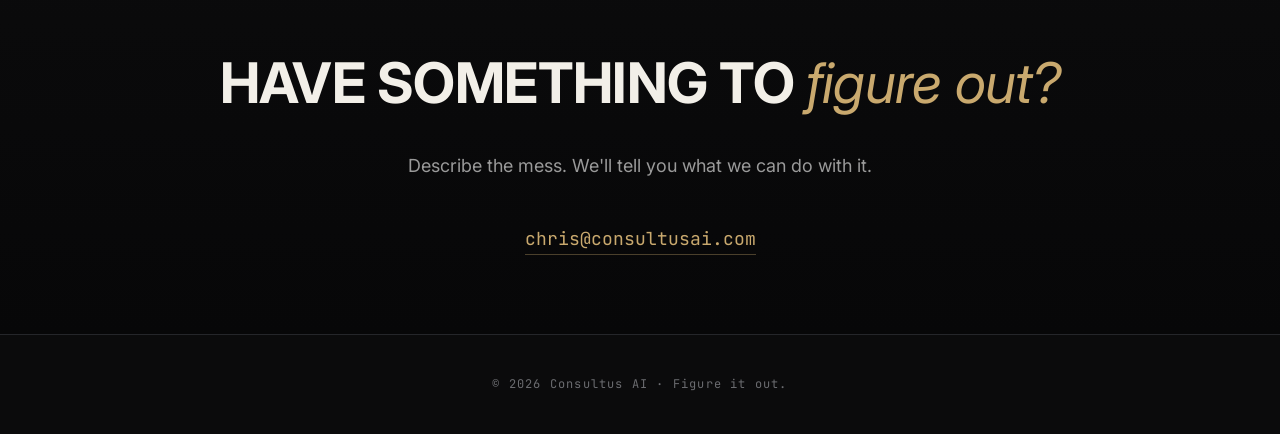
<file: case-studies.html>
<!doctype html>
<html lang="en">
<head>
  <meta charset="utf-8" />
  <meta name="viewport" content="width=device-width,initial-scale=1" />
  <title>Case Studies — Consultus AI</title>
  <meta name="description" content="Consultus AI engagements — property management analytics, CPG reporting pipelines, and insurance broker automation. Client names withheld; industries and work are real." />
  <link rel="preconnect" href="https://fonts.googleapis.com" />
  <link rel="preconnect" href="https://fonts.gstatic.com" crossorigin />
  <link href="https://fonts.googleapis.com/css2?family=Inter:wght@300;400;500;600;700;800&family=JetBrains+Mono:wght@400;500&display=swap" rel="stylesheet" />
  <link rel="stylesheet" href="styles.css" />
</head>
<body>
  <header class="site-header">
    <nav class="nav">
      <a href="/" class="logo">Consultus<span class="ai">AI</span></a>
      <ul class="nav-links">
        <li><a href="/">Home</a></li>
        <li><a href="/capabilities.html">Capabilities</a></li>
        <li><a href="/case-studies.html" class="active">Case Studies</a></li>
        <li><a href="/about.html">About</a></li>
      </ul>
      <a href="mailto:chris@consultusai.com" class="nav-cta">Get in touch</a>
      <button class="nav-toggle" aria-label="Open menu" aria-expanded="false" aria-controls="mobile-menu">
        <span></span><span></span><span></span>
      </button>
    </nav>
  </header>

  <div class="mobile-menu" id="mobile-menu" aria-hidden="true">
    <a href="/" class="mobile-link"><span class="hint">01</span>Home</a>
    <a href="/capabilities.html" class="mobile-link"><span class="hint">02</span>Capabilities</a>
    <a href="/case-studies.html" class="mobile-link active"><span class="hint">03</span>Case Studies</a>
    <a href="/about.html" class="mobile-link"><span class="hint">04</span>About</a>
    <a href="mailto:chris@consultusai.com" class="mobile-cta">Get in touch →</a>
    <div class="mobile-motto">Figure it out.</div>
  </div>

  <main>
    <section class="section section-narrow" style="padding-top:140px">
      <div class="section-eyebrow">Case Studies</div>
      <h1 class="section-title">In the field.</h1>
      <p class="section-lead">
        Two engagements, both live. One running in production; one in active
        build-out. Real systems, not mockups. Client names withheld out of
        respect for our partners — the work is real.
      </p>
    </section>

    <section class="section reveal" id="property-manager">
      <div class="case-detail">
        <div class="case-detail-header">
          <div class="meta"><span class="case-status live">Live</span> &nbsp; Property Management</div>
          <h2>Property Manager</h2>
          <p class="summary">
            A multi-property residential operator running a full analytics
            pipeline for delinquency, occupancy, and renewal intelligence —
            built and maintained by us, with a daily-refreshed dashboard for
            the client's team.
          </p>
        </div>

        <div class="case-section">
          <h4>Challenge</h4>
          <div>
            <p>
              Delinquency tracking was lived in spreadsheets. Occupancy was reported
              monthly — long after the window to do anything about it had closed.
              Renewal risk was a gut feel, not a metric. The operator wanted
              decision-grade reporting without hiring a data team.
            </p>
          </div>
        </div>

        <div class="case-section">
          <h4>Approach</h4>
          <div>
            <ul>
              <li>Stood up a dedicated GCP project and BigQuery warehouse.</li>
              <li>Built a Dataform pipeline: raw → cleaned → dashboard-ready, version-controlled in GitHub.</li>
              <li>Deployed a Metabase dashboard scoped to the client's collection, with permissioned access.</li>
              <li>Used AI to draft SQL transforms and dashboard cards at speed — every change reviewed and shipped by a human on our team.</li>
            </ul>
          </div>
        </div>

        <div class="case-section">
          <h4>Outcome</h4>
          <div>
            <ul>
              <li>Daily refresh of delinquency, occupancy, and renewal metrics.</li>
              <li>Axis scaling tuned so meaningful variance actually shows up — not a flat line at 90%.</li>
              <li>New reports shipped in hours, not weeks — requests come in plain English, we turn them around.</li>
              <li>Live on our hosted Metabase instance, permissioned to the client login.</li>
            </ul>
          </div>
        </div>
      </div>
    </section>

    <section class="section reveal" id="protein-bar-company">
      <div class="case-detail">
        <div class="case-detail-header">
          <div class="meta"><span class="case-status">In progress</span> &nbsp; CPG · Protein Bars</div>
          <h2>Protein Bar Company</h2>
          <p class="summary">
            Reporting stack and alert tooling for a protein bar brand —
            warehouse, transforms, and dashboards, currently in active build-out.
          </p>
        </div>

        <div class="case-section">
          <h4>Challenge</h4>
          <div>
            <p>
              Sales, inventory, and channel data scattered across platforms. No
              unified view of performance. No way to catch anomalies before they
              show up in a monthly summary — by which point the quarter is half over.
            </p>
          </div>
        </div>

        <div class="case-section">
          <h4>Approach</h4>
          <div>
            <ul>
              <li>BigQuery warehouse in a dedicated GCP project.</li>
              <li>Dataform-driven transformations with a strict dashboard layer — no card queries intermediate tables.</li>
              <li>Metabase collection and permissioning set up for internal stakeholders.</li>
              <li>AI-surfaced alerts on revenue and conversion anomalies (in design).</li>
            </ul>
          </div>
        </div>

        <div class="case-section">
          <h4>Status</h4>
          <div>
            <p>
              Warehouse provisioned, initial ingest schemas defined, dashboard
              layer scaffolded. Anomaly alerting and client-facing dashboard build
              scheduled next.
            </p>
          </div>
        </div>
      </div>
    </section>

    <section class="section reveal" style="text-align:center">
      <div class="section-eyebrow" style="justify-content:center">More engagements coming</div>
      <h2 class="section-title" style="margin-bottom:40px">Want to be next?</h2>
      <a href="mailto:chris@consultusai.com" class="btn btn-primary">Start a conversation <span class="btn-arrow">→</span></a>
    </section>
  </main>

  <section class="contact">
    <div class="contact-inner">
      <h2>Have something to <span class="accent">figure out?</span></h2>
      <p>Describe the mess. We'll tell you what we can do with it.</p>
      <a href="mailto:chris@consultusai.com" class="contact-email">chris@consultusai.com</a>
    </div>
  </section>

  <footer>© <span id="year"></span> Consultus AI · Figure it out.</footer>

  <script>document.getElementById("year").textContent = new Date().getFullYear();</script>
  <script src="script.js"></script>
</body>
</html>
</file>
<file: styles.css>
:root {
  --bg: #0b0b0c;
  --bg-elevated: #141416;
  --bg-card: #17181b;
  --border: #25262a;
  --border-strong: #33353b;
  --text: #f2efe8;
  --text-muted: #9a9a9a;
  --text-dim: #6b6c70;
  --navy: #1e3a5f;
  --navy-bright: #2d5a8f;
  --gold: #c9a96e;
  --gold-bright: #e0bf82;
  --accent-line: rgba(201, 169, 110, 0.35);
  --max-width: 1180px;
  --radius: 2px;
  --font-display: "Inter", -apple-system, BlinkMacSystemFont, "Segoe UI", sans-serif;
  --font-mono: "JetBrains Mono", "SF Mono", Menlo, Consolas, monospace;
}

* { box-sizing: border-box; margin: 0; padding: 0; }

html { scroll-behavior: smooth; }

body {
  background: var(--bg);
  color: var(--text);
  font-family: var(--font-display);
  font-weight: 400;
  line-height: 1.6;
  -webkit-font-smoothing: antialiased;
  -moz-osx-font-smoothing: grayscale;
  overflow-x: hidden;
}

a { color: inherit; text-decoration: none; }

img { max-width: 100%; display: block; }

/* ─── Header ─── */
.site-header {
  position: fixed;
  top: 0;
  left: 0;
  right: 0;
  z-index: 100;
  padding: 20px 40px;
  background: rgba(11, 11, 12, 0.75);
  backdrop-filter: blur(12px);
  -webkit-backdrop-filter: blur(12px);
  border-bottom: 1px solid transparent;
  transition: border-color 0.3s ease;
}
.site-header.scrolled { border-bottom-color: var(--border); }

.nav {
  max-width: var(--max-width);
  margin: 0 auto;
  display: flex;
  align-items: center;
  justify-content: space-between;
}

.logo {
  font-weight: 700;
  letter-spacing: 0.22em;
  font-size: 14px;
  text-transform: uppercase;
}
.logo .ai { color: var(--text-muted); margin-left: 6px; font-weight: 400; }

.nav-links {
  display: flex;
  gap: 36px;
  list-style: none;
  font-size: 13px;
  letter-spacing: 0.08em;
  text-transform: uppercase;
  font-weight: 500;
}
.nav-links a {
  color: var(--text-muted);
  transition: color 0.2s ease;
  position: relative;
}
.nav-links a:hover, .nav-links a.active { color: var(--text); }
.nav-links a.active::after {
  content: "";
  position: absolute;
  left: 0; right: 0; bottom: -8px;
  height: 1px;
  background: var(--gold);
}

.nav-cta {
  padding: 10px 18px;
  border: 1px solid var(--gold);
  color: var(--gold);
  font-size: 12px;
  letter-spacing: 0.12em;
  text-transform: uppercase;
  font-weight: 500;
  transition: all 0.25s ease;
}
.nav-cta:hover {
  background: var(--gold);
  color: var(--bg);
}

/* Hamburger */
.nav-toggle {
  display: none;
  background: none;
  border: none;
  cursor: pointer;
  padding: 8px;
  width: 44px;
  height: 44px;
  position: relative;
  z-index: 102;
}
.nav-toggle span {
  display: block;
  width: 24px;
  height: 1.5px;
  background: var(--text);
  margin: 6px auto;
  transition: transform 0.3s ease, opacity 0.2s ease, background 0.25s ease;
}
.nav-toggle:hover span { background: var(--gold); }
.nav-toggle.open span:nth-child(1) { transform: translateY(7.5px) rotate(45deg); }
.nav-toggle.open span:nth-child(2) { opacity: 0; }
.nav-toggle.open span:nth-child(3) { transform: translateY(-7.5px) rotate(-45deg); }

/* Mobile full-screen menu */
.mobile-menu {
  position: fixed;
  inset: 0;
  background: rgba(11, 11, 12, 0.98);
  backdrop-filter: blur(16px);
  -webkit-backdrop-filter: blur(16px);
  z-index: 101;
  padding: 100px 32px 40px;
  display: flex;
  flex-direction: column;
  gap: 4px;
  opacity: 0;
  pointer-events: none;
  transform: translateY(-8px);
  transition: opacity 0.3s ease, transform 0.3s ease;
}
.mobile-menu.open {
  opacity: 1;
  pointer-events: auto;
  transform: none;
}
.mobile-menu a.mobile-link {
  display: block;
  padding: 22px 0;
  font-size: 26px;
  font-weight: 600;
  letter-spacing: -0.01em;
  color: var(--text);
  border-bottom: 1px solid var(--border);
  transition: color 0.2s ease, padding-left 0.25s ease;
}
.mobile-menu a.mobile-link:hover,
.mobile-menu a.mobile-link.active {
  color: var(--gold);
  padding-left: 8px;
}
.mobile-menu a.mobile-link .hint {
  display: inline-block;
  font-family: var(--font-mono);
  font-size: 11px;
  color: var(--text-dim);
  letter-spacing: 0.16em;
  text-transform: uppercase;
  margin-right: 16px;
  width: 24px;
}
.mobile-menu .mobile-cta {
  margin-top: 40px;
  display: inline-flex;
  align-self: flex-start;
  padding: 16px 28px;
  border: 1px solid var(--gold);
  color: var(--gold);
  font-size: 13px;
  letter-spacing: 0.14em;
  text-transform: uppercase;
  font-weight: 600;
  transition: all 0.25s ease;
}
.mobile-menu .mobile-cta:hover {
  background: var(--gold);
  color: var(--bg);
}
.mobile-menu .mobile-motto {
  margin-top: auto;
  font-family: var(--font-mono);
  font-size: 11px;
  letter-spacing: 0.18em;
  text-transform: uppercase;
  color: var(--text-dim);
  padding-top: 40px;
}

/* ─── Layout ─── */
main { padding-top: 72px; }

.section {
  max-width: var(--max-width);
  margin: 0 auto;
  padding: 100px 40px;
}
.section-narrow { max-width: 900px; }

.section-eyebrow {
  font-family: var(--font-mono);
  font-size: 11px;
  letter-spacing: 0.2em;
  text-transform: uppercase;
  color: var(--gold);
  margin-bottom: 20px;
  display: flex;
  align-items: center;
  gap: 12px;
}
.section-eyebrow::before {
  content: "";
  width: 32px;
  height: 1px;
  background: var(--gold);
}

.section-title {
  font-size: clamp(32px, 4vw, 48px);
  font-weight: 700;
  letter-spacing: -0.01em;
  line-height: 1.1;
  margin-bottom: 24px;
}

.section-lead {
  font-size: 18px;
  color: var(--text-muted);
  max-width: 620px;
  margin-bottom: 60px;
}

/* ─── Hero ─── */
.hero {
  min-height: calc(100vh - 72px);
  display: flex;
  align-items: center;
  padding: 120px 40px 80px;
  position: relative;
  overflow: hidden;
}

.hero-bg {
  position: absolute;
  inset: 0;
  background:
    radial-gradient(ellipse 80% 50% at 70% 30%, rgba(30, 58, 95, 0.18), transparent 60%),
    radial-gradient(ellipse 60% 40% at 20% 80%, rgba(201, 169, 110, 0.06), transparent 60%);
  pointer-events: none;
}

.hero-inner {
  max-width: var(--max-width);
  margin: 0 auto;
  width: 100%;
  display: grid;
  grid-template-columns: 1.1fr 1fr;
  gap: 80px;
  align-items: center;
  position: relative;
}

.hero-eyebrow {
  font-family: var(--font-mono);
  font-size: 12px;
  letter-spacing: 0.2em;
  text-transform: uppercase;
  color: var(--text-muted);
  margin-bottom: 28px;
  display: flex;
  align-items: center;
  gap: 12px;
}
.hero-eyebrow::before {
  content: "";
  width: 40px;
  height: 1px;
  background: var(--gold);
}

.hero-title {
  font-size: clamp(44px, 6.5vw, 84px);
  font-weight: 800;
  letter-spacing: -0.02em;
  line-height: 1;
  margin-bottom: 28px;
  text-transform: uppercase;
}
.hero-title .ai-mark {
  color: var(--text-muted);
  font-weight: 400;
}

.hero-divider {
  width: 60px;
  height: 1px;
  background: var(--accent-line);
  margin: 28px 0;
}

.hero-motto {
  font-size: clamp(18px, 2vw, 22px);
  color: var(--gold);
  font-style: italic;
  letter-spacing: 0.02em;
  margin-bottom: 32px;
  font-weight: 300;
}

.hero-copy {
  font-size: 17px;
  color: var(--text-muted);
  margin-bottom: 40px;
  max-width: 520px;
  line-height: 1.7;
}

.hero-ctas {
  display: flex;
  gap: 16px;
  flex-wrap: wrap;
}

.btn {
  display: inline-flex;
  align-items: center;
  gap: 10px;
  padding: 14px 26px;
  font-size: 13px;
  letter-spacing: 0.12em;
  text-transform: uppercase;
  font-weight: 600;
  border: 1px solid transparent;
  transition: all 0.25s ease;
  cursor: pointer;
  font-family: inherit;
}
.btn-primary {
  background: var(--gold);
  color: var(--bg);
  border-color: var(--gold);
}
.btn-primary:hover {
  background: var(--gold-bright);
  border-color: var(--gold-bright);
  transform: translateY(-1px);
}
.btn-ghost {
  color: var(--text);
  border-color: var(--border-strong);
}
.btn-ghost:hover {
  border-color: var(--gold);
  color: var(--gold);
}
.btn-arrow { transition: transform 0.25s ease; }
.btn:hover .btn-arrow { transform: translateX(4px); }

/* ─── Hero Terminal ─── */
.terminal {
  background: var(--bg-card);
  border: 1px solid var(--border);
  border-radius: var(--radius);
  font-family: var(--font-mono);
  font-size: 13px;
  line-height: 1.7;
  box-shadow: 0 24px 60px rgba(0, 0, 0, 0.5), 0 0 0 1px rgba(201, 169, 110, 0.04);
  position: relative;
  overflow: hidden;
}
.terminal::before {
  content: "";
  position: absolute;
  top: 0; left: 0; right: 0;
  height: 1px;
  background: linear-gradient(90deg, transparent, var(--accent-line), transparent);
}

.terminal-header {
  display: flex;
  align-items: center;
  gap: 8px;
  padding: 14px 18px;
  border-bottom: 1px solid var(--border);
  background: var(--bg-elevated);
}
.terminal-header .dot {
  width: 10px;
  height: 10px;
  border-radius: 50%;
  background: var(--border-strong);
}
.terminal-header .title {
  margin-left: 12px;
  font-size: 11px;
  color: var(--text-dim);
  letter-spacing: 0.12em;
  text-transform: uppercase;
}

.terminal-body {
  padding: 24px 22px;
  min-height: 300px;
}

.terminal-line { margin-bottom: 6px; display: block; }
.prompt-line { color: var(--text); }
.prompt-line .prompt-sigil { color: var(--gold); margin-right: 10px; }
.response-line { color: var(--text-muted); padding-left: 22px; }
.response-line .tag { color: var(--navy-bright); margin-right: 8px; }
.response-line .value { color: var(--gold); }
.cursor {
  display: inline-block;
  width: 8px;
  height: 16px;
  background: var(--gold);
  vertical-align: -3px;
  margin-left: 2px;
  animation: blink 1s steps(2) infinite;
}
@keyframes blink { 50% { opacity: 0; } }

/* ─── Philosophy pull-quote ─── */
.philosophy {
  border-top: 1px solid var(--border);
  border-bottom: 1px solid var(--border);
  background: linear-gradient(180deg, rgba(30, 58, 95, 0.05), transparent 60%);
}
.philosophy-inner {
  max-width: 900px;
  margin: 0 auto;
  padding: 120px 40px;
  text-align: center;
}
.philosophy-eyebrow {
  font-family: var(--font-mono);
  font-size: 11px;
  letter-spacing: 0.22em;
  text-transform: uppercase;
  color: var(--gold);
  margin-bottom: 40px;
  display: inline-flex;
  align-items: center;
  gap: 14px;
}
.philosophy-eyebrow::before,
.philosophy-eyebrow::after {
  content: "";
  width: 32px;
  height: 1px;
  background: var(--gold);
}
.philosophy blockquote {
  font-size: clamp(30px, 4.2vw, 52px);
  font-weight: 700;
  letter-spacing: -0.015em;
  line-height: 1.15;
  margin: 0 auto 36px;
  max-width: 780px;
}
.philosophy blockquote .outcome {
  color: var(--gold);
  font-style: italic;
  font-weight: 400;
}
.philosophy p {
  max-width: 640px;
  margin: 0 auto;
  color: var(--text-muted);
  font-size: 17px;
  line-height: 1.75;
}

@media (max-width: 900px) {
  .philosophy-inner { padding: 80px 24px; }
}

/* ─── Pillars (Data × Automation × AI) ─── */
.pillars {
  display: grid;
  grid-template-columns: repeat(3, 1fr);
  gap: 1px;
  background: var(--border);
  border: 1px solid var(--border);
}
.pillar {
  background: var(--bg-elevated);
  padding: 48px 36px;
  transition: background 0.3s ease;
  position: relative;
  overflow: hidden;
}
.pillar:hover { background: var(--bg-card); }
.pillar::after {
  content: "";
  position: absolute;
  bottom: 0; left: 0;
  height: 2px;
  width: 0;
  background: var(--gold);
  transition: width 0.4s ease;
}
.pillar:hover::after { width: 100%; }

.pillar-icon {
  width: 44px;
  height: 44px;
  border: 1px solid var(--border-strong);
  display: flex;
  align-items: center;
  justify-content: center;
  margin-bottom: 28px;
  color: var(--gold);
}
.pillar-icon svg { width: 22px; height: 22px; stroke: currentColor; fill: none; stroke-width: 1.5; }

.pillar-number {
  font-family: var(--font-mono);
  font-size: 11px;
  letter-spacing: 0.16em;
  color: var(--text-dim);
  margin-bottom: 12px;
}

.pillar-title {
  font-size: 22px;
  font-weight: 700;
  letter-spacing: -0.01em;
  margin-bottom: 14px;
  text-transform: uppercase;
}

.pillar-copy {
  color: var(--text-muted);
  font-size: 15px;
  line-height: 1.65;
}

/* ─── Industries ─── */
.industries {
  display: grid;
  grid-template-columns: repeat(3, 1fr);
  gap: 24px;
  margin-top: 40px;
}
.industry-card {
  border: 1px solid var(--border);
  padding: 32px 28px;
  background: var(--bg-elevated);
  transition: border-color 0.25s ease, transform 0.25s ease;
}
.industry-card:hover {
  border-color: var(--gold);
  transform: translateY(-2px);
}
.industry-card h4 {
  font-size: 13px;
  text-transform: uppercase;
  letter-spacing: 0.14em;
  color: var(--gold);
  margin-bottom: 14px;
  font-weight: 600;
}
.industry-card p {
  font-size: 15px;
  color: var(--text-muted);
  line-height: 1.6;
}

/* ─── Case Study Teaser ─── */
.case-teaser {
  border: 1px solid var(--border);
  border-left: 3px solid var(--navy);
  padding: 40px 44px;
  display: grid;
  grid-template-columns: 1fr auto;
  gap: 40px;
  align-items: center;
  background: var(--bg-elevated);
  transition: border-color 0.25s ease;
  margin-bottom: 16px;
}
.case-teaser:hover {
  border-color: var(--border-strong);
  border-left-color: var(--gold);
}
.case-teaser h3 {
  font-size: 22px;
  margin-bottom: 8px;
  font-weight: 700;
}
.case-teaser .meta {
  font-family: var(--font-mono);
  font-size: 11px;
  letter-spacing: 0.14em;
  text-transform: uppercase;
  color: var(--text-dim);
  margin-bottom: 12px;
}
.case-teaser p { color: var(--text-muted); font-size: 15px; max-width: 620px; }
.case-teaser .arrow {
  color: var(--gold);
  font-family: var(--font-mono);
  font-size: 13px;
  letter-spacing: 0.12em;
}

/* ─── Principles (on capabilities page) ─── */
.principle {
  border-top: 1px solid var(--border);
  padding: 48px 0;
  display: grid;
  grid-template-columns: 120px 1fr;
  gap: 40px;
}
.principle:last-child { border-bottom: 1px solid var(--border); }
.principle-num {
  font-family: var(--font-mono);
  font-size: 13px;
  color: var(--gold);
  letter-spacing: 0.14em;
}
.principle h3 {
  font-size: 22px;
  margin-bottom: 12px;
  font-weight: 700;
}
.principle p {
  color: var(--text-muted);
  font-size: 15px;
  line-height: 1.7;
  max-width: 680px;
}

/* ─── Stack Table ─── */
.stack-table {
  width: 100%;
  border-collapse: collapse;
  font-size: 15px;
  margin-top: 20px;
}
.stack-table th, .stack-table td {
  text-align: left;
  padding: 18px 20px;
  border-bottom: 1px solid var(--border);
}
.stack-table th {
  font-family: var(--font-mono);
  font-size: 11px;
  letter-spacing: 0.14em;
  text-transform: uppercase;
  color: var(--text-dim);
  font-weight: 500;
}
.stack-table td:first-child {
  color: var(--gold);
  font-weight: 600;
  width: 220px;
}
.stack-table td:nth-child(2) {
  width: 200px;
  color: var(--text);
}
.stack-table td:nth-child(3) { color: var(--text-muted); }

/* ─── Case Study Detail ─── */
.case-detail { margin-top: 40px; }
.case-detail-header {
  border-left: 3px solid var(--gold);
  padding-left: 28px;
  margin-bottom: 56px;
}
.case-detail-header .meta {
  font-family: var(--font-mono);
  font-size: 11px;
  letter-spacing: 0.14em;
  text-transform: uppercase;
  color: var(--text-dim);
  margin-bottom: 14px;
}
.case-detail-header h2 {
  font-size: 38px;
  margin-bottom: 16px;
  font-weight: 700;
  letter-spacing: -0.01em;
}
.case-detail-header .summary {
  color: var(--text-muted);
  font-size: 17px;
  max-width: 720px;
  line-height: 1.7;
}

.case-section {
  display: grid;
  grid-template-columns: 180px 1fr;
  gap: 40px;
  padding: 36px 0;
  border-top: 1px solid var(--border);
}
.case-section:last-child { border-bottom: 1px solid var(--border); }
.case-section h4 {
  font-family: var(--font-mono);
  font-size: 11px;
  letter-spacing: 0.18em;
  text-transform: uppercase;
  color: var(--gold);
  padding-top: 4px;
}
.case-section p, .case-section li {
  color: var(--text-muted);
  font-size: 15px;
  line-height: 1.75;
  margin-bottom: 10px;
  max-width: 680px;
}
.case-section ul { padding-left: 20px; }

.case-status {
  display: inline-block;
  padding: 4px 10px;
  background: rgba(30, 58, 95, 0.25);
  border: 1px solid var(--navy-bright);
  color: var(--navy-bright);
  font-family: var(--font-mono);
  font-size: 10px;
  letter-spacing: 0.14em;
  text-transform: uppercase;
}
.case-status.live {
  background: rgba(201, 169, 110, 0.1);
  border-color: var(--gold);
  color: var(--gold);
}

/* ─── About ─── */
.about-hero {
  padding: 140px 40px 80px;
  max-width: var(--max-width);
  margin: 0 auto;
  display: grid;
  grid-template-columns: 0.9fr 1.1fr;
  gap: 80px;
  align-items: center;
}

.about-photo {
  position: relative;
  aspect-ratio: 4 / 5;
  overflow: hidden;
  border: 1px solid var(--border);
}
.about-photo img {
  width: 100%;
  height: 100%;
  object-fit: cover;
  filter: saturate(0.92) contrast(1.02);
  transition: filter 0.4s ease;
}
.about-photo::after {
  content: "";
  position: absolute;
  inset: 0;
  border: 1px solid var(--accent-line);
  pointer-events: none;
  transform: translate(10px, 10px);
  transition: transform 0.4s ease;
}
.about-photo:hover::after { transform: translate(14px, 14px); }

.about-bio h1 {
  font-size: clamp(36px, 4.5vw, 56px);
  font-weight: 800;
  letter-spacing: -0.01em;
  line-height: 1.05;
  margin-bottom: 18px;
  text-transform: uppercase;
}
.about-bio .role {
  font-family: var(--font-mono);
  font-size: 12px;
  letter-spacing: 0.18em;
  text-transform: uppercase;
  color: var(--gold);
  margin-bottom: 24px;
  display: flex;
  align-items: center;
  gap: 12px;
}
.about-bio .role::before {
  content: "";
  width: 32px;
  height: 1px;
  background: var(--gold);
}
.about-bio p {
  color: var(--text-muted);
  font-size: 17px;
  line-height: 1.75;
  margin-bottom: 18px;
  max-width: 560px;
}
.about-bio p strong { color: var(--text); font-weight: 600; }

.specialties {
  margin-top: 80px;
  padding-top: 60px;
  border-top: 1px solid var(--border);
}
.specialties-grid {
  display: grid;
  grid-template-columns: repeat(3, 1fr);
  gap: 1px;
  background: var(--border);
  border: 1px solid var(--border);
  margin-top: 32px;
}
.specialty {
  background: var(--bg-elevated);
  padding: 28px 24px;
  transition: background 0.25s ease;
}
.specialty:hover { background: var(--bg-card); }
.specialty .num {
  font-family: var(--font-mono);
  font-size: 11px;
  color: var(--text-dim);
  letter-spacing: 0.14em;
  margin-bottom: 10px;
}
.specialty h4 {
  font-size: 16px;
  font-weight: 600;
  color: var(--text);
  margin-bottom: 8px;
}
.specialty p {
  font-size: 13px;
  color: var(--text-muted);
  line-height: 1.55;
}

.values {
  margin-top: 80px;
  padding-top: 60px;
  border-top: 1px solid var(--border);
}
.values-grid {
  display: grid;
  grid-template-columns: repeat(3, 1fr);
  gap: 40px;
  margin-top: 32px;
}
.value h4 {
  font-size: 14px;
  text-transform: uppercase;
  letter-spacing: 0.14em;
  color: var(--gold);
  margin-bottom: 14px;
  font-weight: 600;
}
.value p {
  color: var(--text-muted);
  font-size: 15px;
  line-height: 1.65;
}

/* ─── Contact / Footer ─── */
.contact {
  padding: 120px 40px 80px;
  background: linear-gradient(180deg, var(--bg) 0%, #070708 100%);
  border-top: 1px solid var(--border);
}
.contact-inner {
  max-width: var(--max-width);
  margin: 0 auto;
  text-align: center;
}
.contact h2 {
  font-size: clamp(36px, 5vw, 56px);
  font-weight: 700;
  letter-spacing: -0.01em;
  margin-bottom: 24px;
  text-transform: uppercase;
}
.contact h2 .accent { color: var(--gold); font-style: italic; font-weight: 400; text-transform: none; }
.contact p {
  color: var(--text-muted);
  font-size: 18px;
  max-width: 560px;
  margin: 0 auto 44px;
  line-height: 1.6;
}
.contact-email {
  font-family: var(--font-mono);
  font-size: 18px;
  color: var(--gold);
  border-bottom: 1px solid var(--accent-line);
  padding-bottom: 4px;
  transition: border-color 0.25s ease;
}
.contact-email:hover { border-color: var(--gold); }

footer {
  padding: 40px;
  border-top: 1px solid var(--border);
  text-align: center;
  color: var(--text-dim);
  font-size: 12px;
  font-family: var(--font-mono);
  letter-spacing: 0.1em;
}

/* ─── Reveal on scroll ─── */
.reveal {
  opacity: 0;
  transform: translateY(16px);
  transition: opacity 0.7s ease, transform 0.7s ease;
}
.reveal.in { opacity: 1; transform: none; }

/* ─── Responsive ─── */
@media (max-width: 900px) {
  .hero-inner { grid-template-columns: 1fr; gap: 60px; }
  .pillars { grid-template-columns: 1fr; }
  .industries { grid-template-columns: 1fr; }
  .case-teaser { grid-template-columns: 1fr; gap: 16px; }
  .principle { grid-template-columns: 1fr; gap: 16px; }
  .case-section { grid-template-columns: 1fr; gap: 12px; }
  .stack-table td:first-child, .stack-table td:nth-child(2) { width: auto; }
  .nav-links { display: none; }
  .nav-cta { display: none; }
  .nav-toggle { display: block; }
  .section { padding: 70px 24px; }
  .site-header { padding: 16px 24px; }
  .hero { padding: 100px 24px 60px; }
  .contact { padding: 80px 24px 60px; }
  .about-hero { grid-template-columns: 1fr; gap: 40px; padding: 120px 24px 60px; }
  .specialties-grid { grid-template-columns: 1fr; }
  .values-grid { grid-template-columns: 1fr; gap: 28px; }
}

@media (min-width: 901px) {
  .mobile-menu { display: none !important; }
}
</file>
